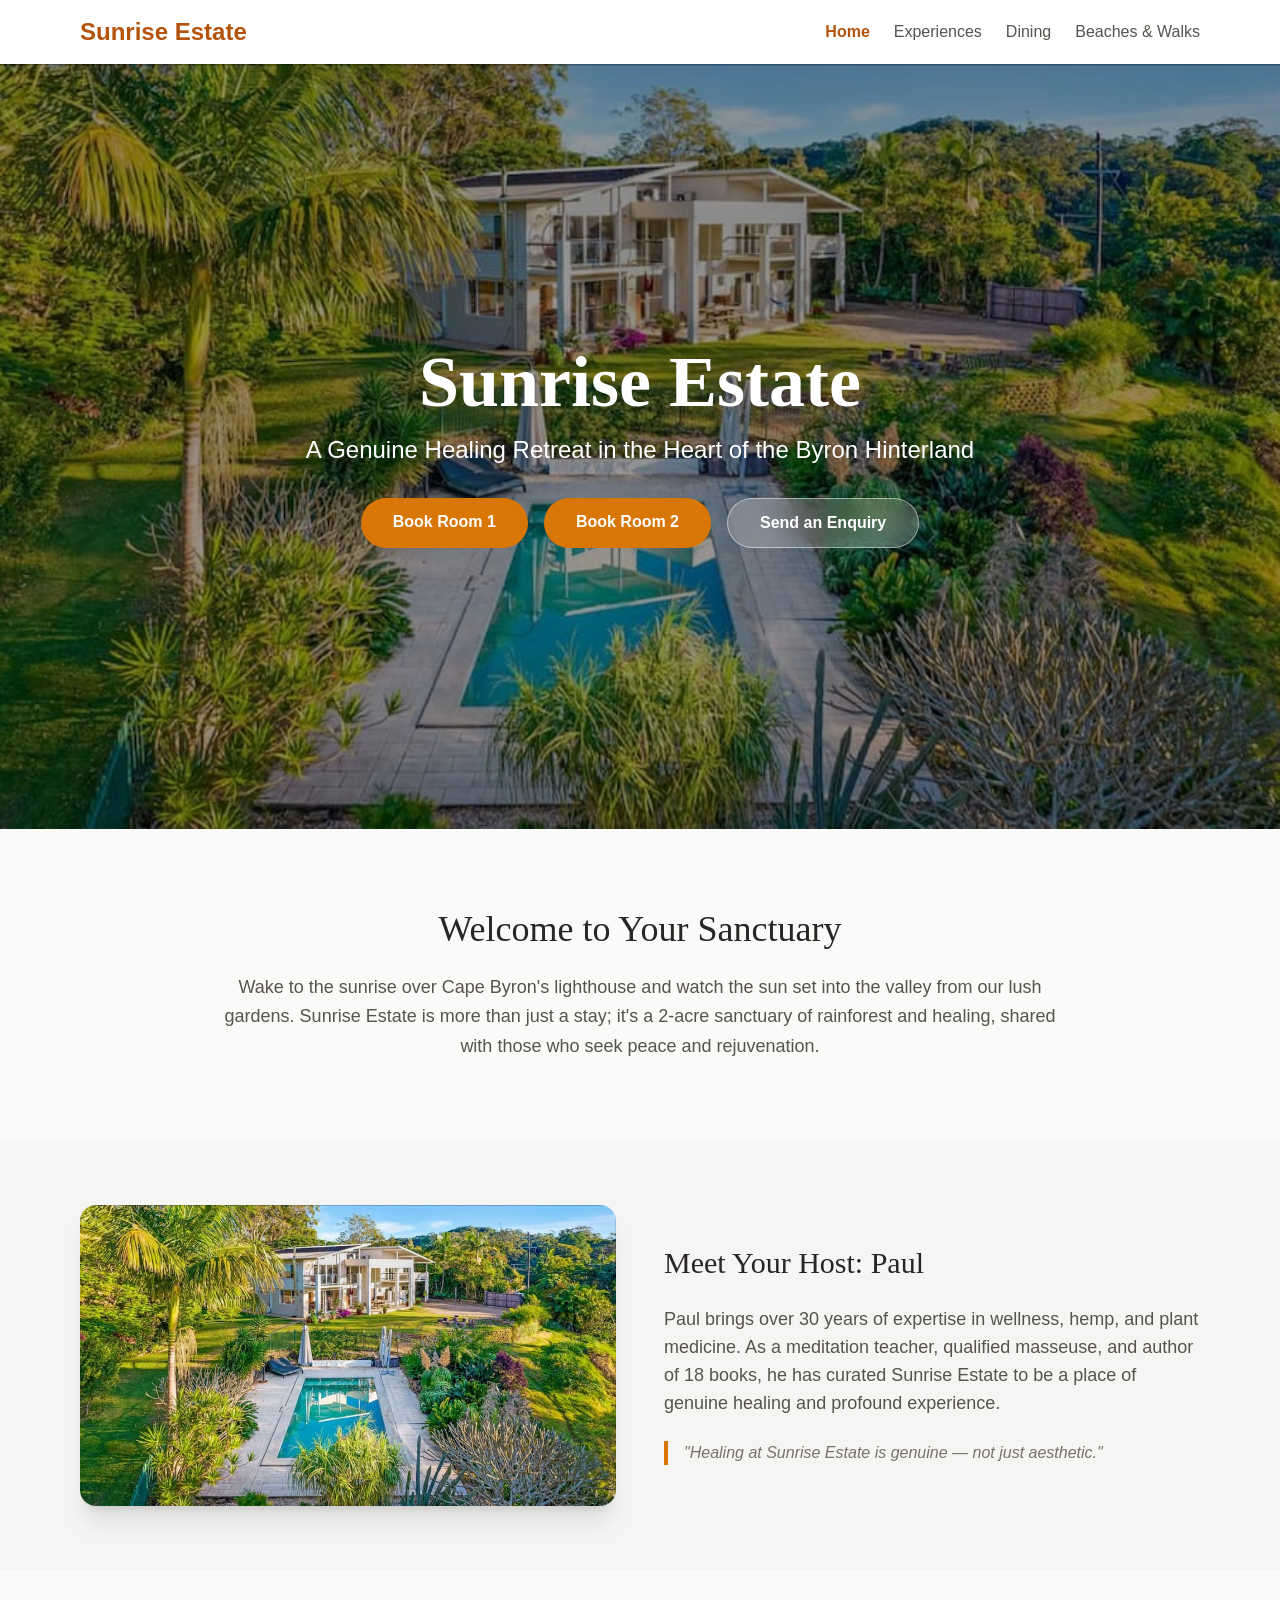
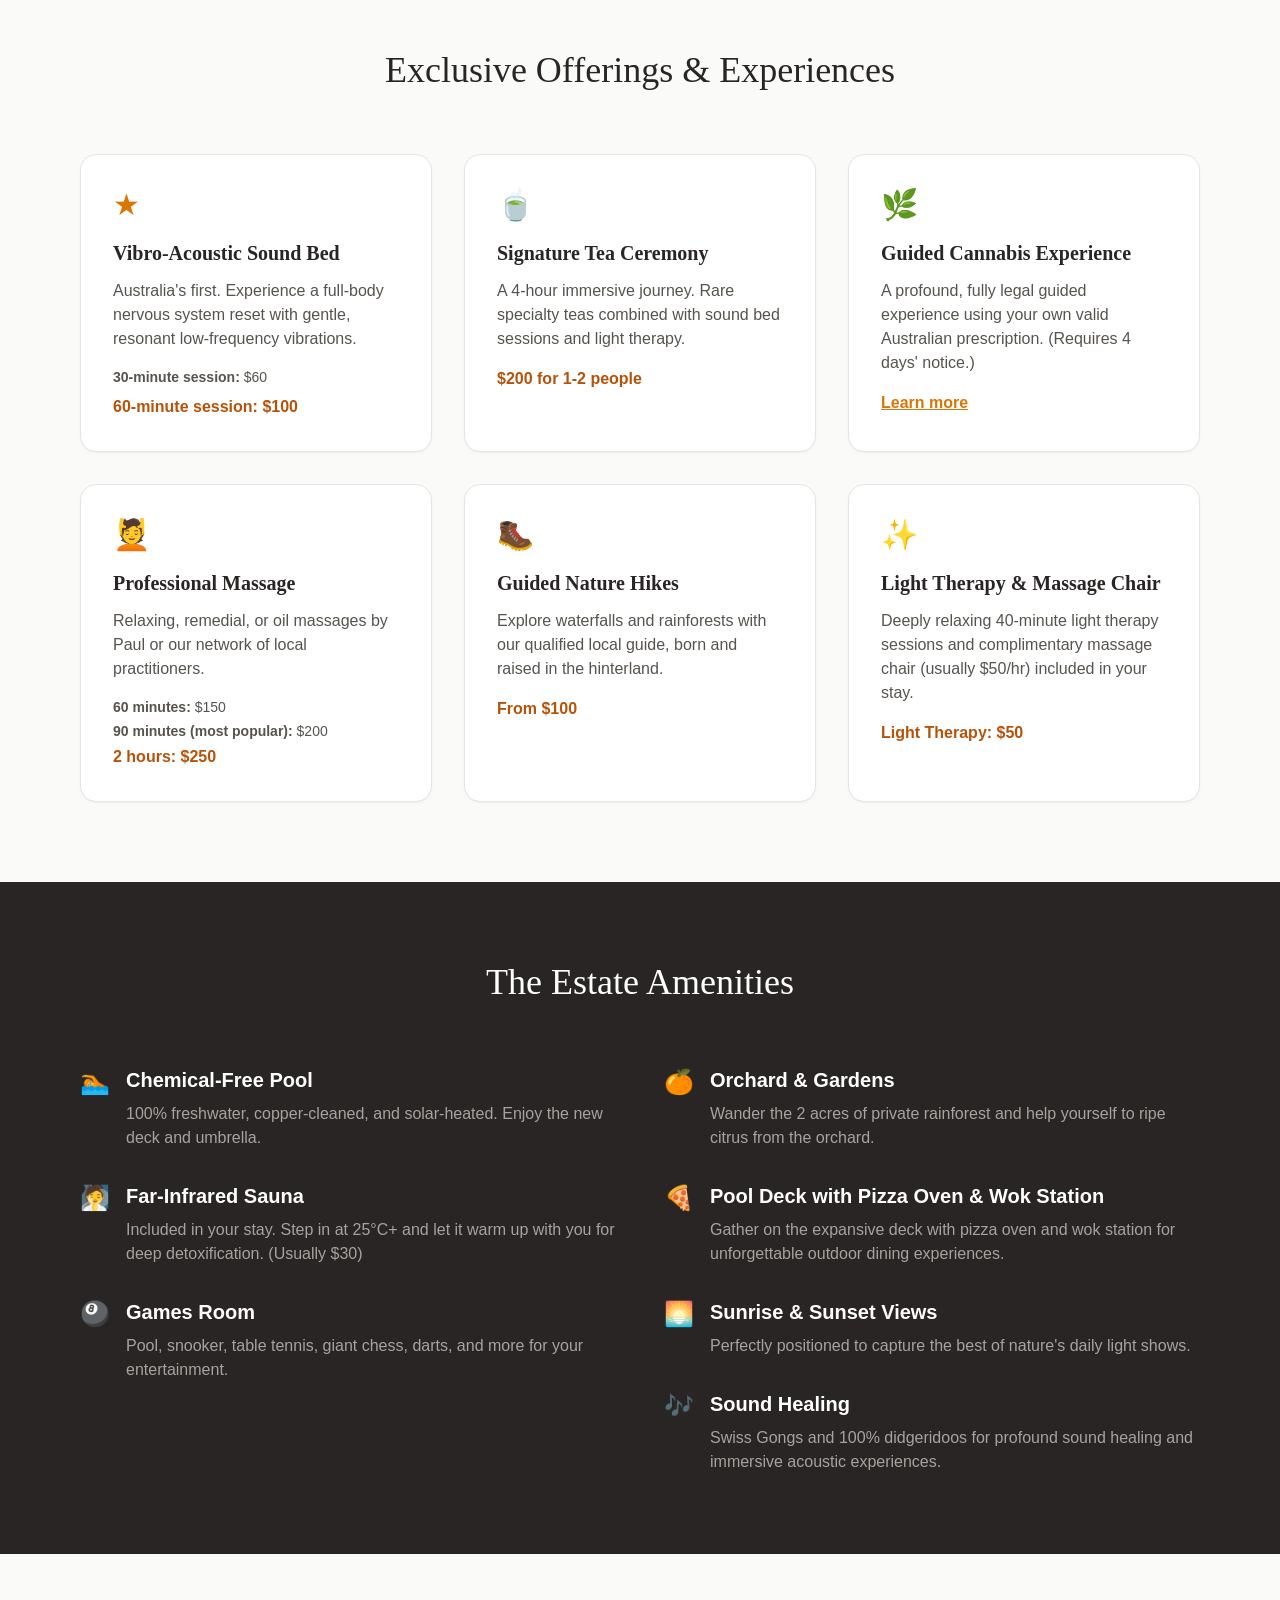
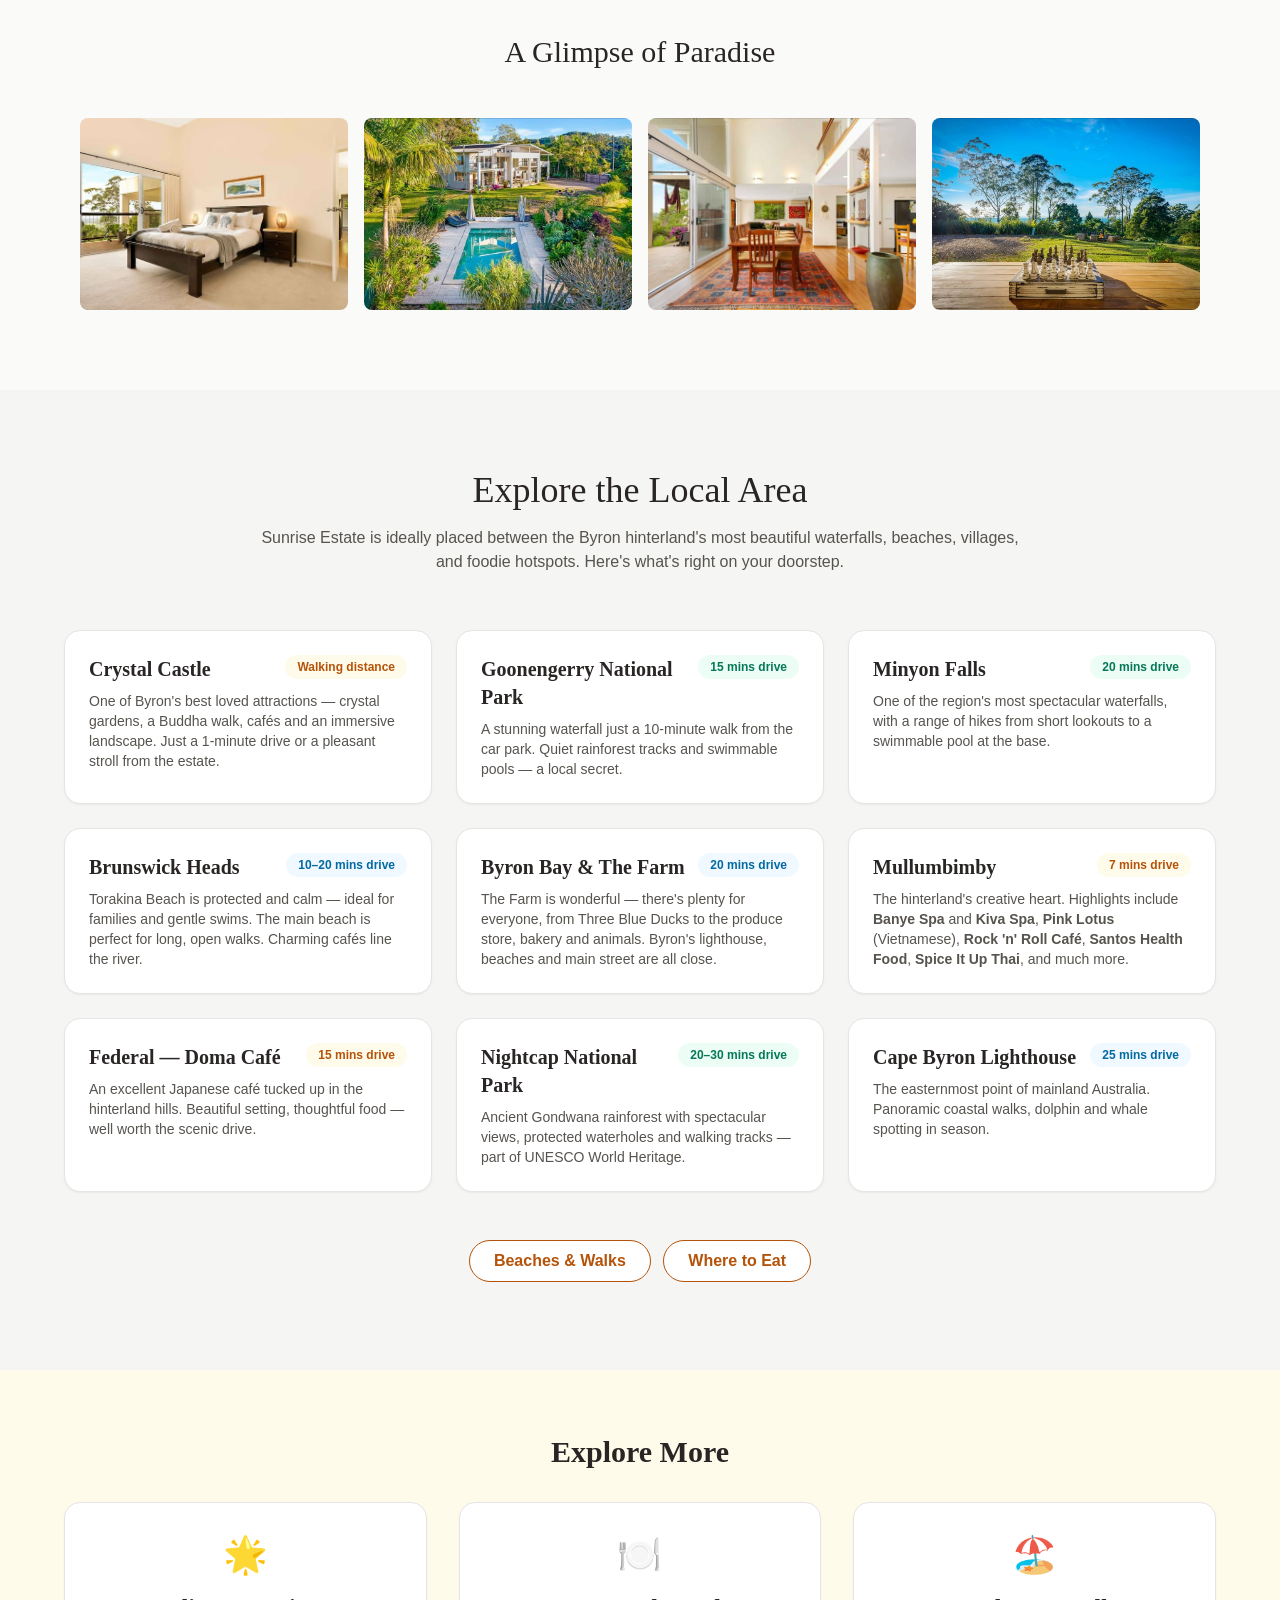
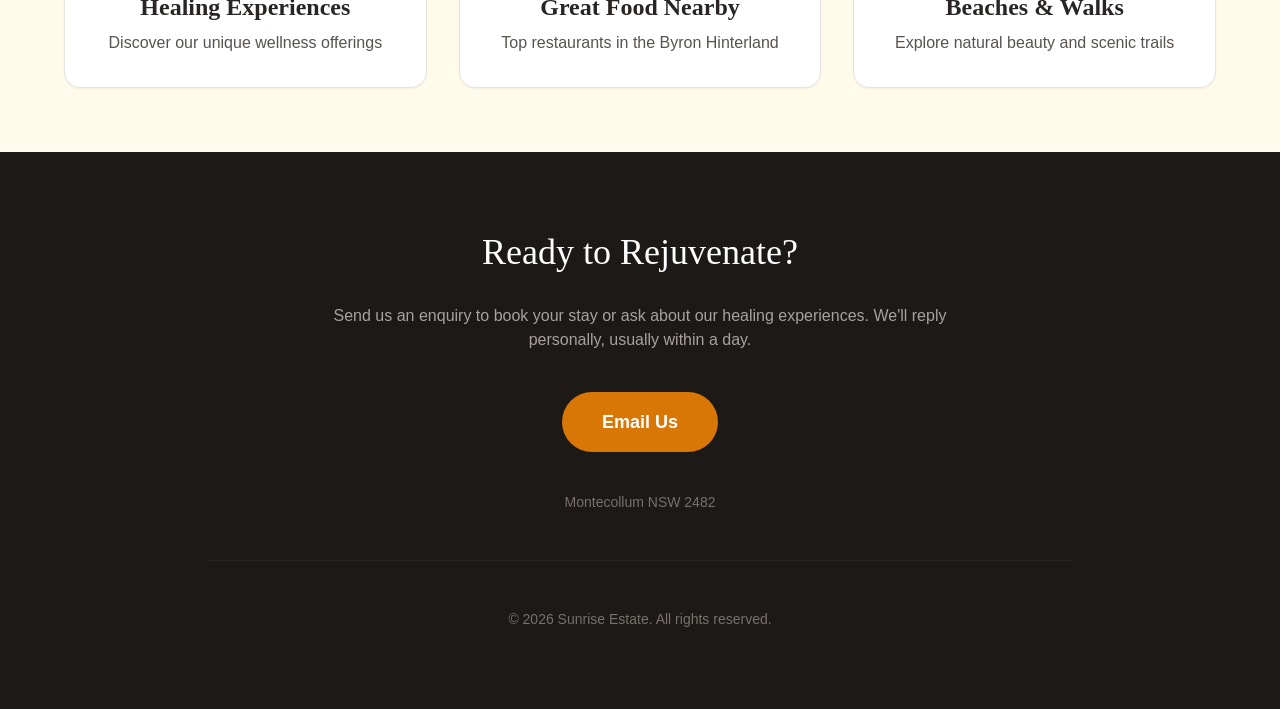
<file: index.html>
<!DOCTYPE html>
<html lang="en">
<head>
    <meta charset="UTF-8">
    <meta name="viewport" content="width=device-width, initial-scale=1.0">
    <title>Sunrise Estate | Healing Retreat Byron Bay</title>
    <meta name="description" content="Sunrise Estate is a 2-acre healing retreat in the Byron Hinterland. Chemical-free pool, vibro-acoustic sound bed, sauna, guided cannabis experiences, tea ceremony, massage, and more — just minutes from Crystal Castle, Mullumbimby and Byron Bay.">
    <meta name="robots" content="index, follow">
    <link rel="canonical" href="https://paulhemp.github.io/SunriseEstate/">
    <!-- Security headers (meta-tag equivalents) -->
    <meta http-equiv="Content-Security-Policy" content="default-src 'self'; script-src 'self' 'unsafe-inline'; style-src 'self' 'unsafe-inline' https://fonts.googleapis.com; font-src 'self' https://fonts.gstatic.com; img-src 'self' data: https:; connect-src 'self'; base-uri 'self'; form-action 'self'; object-src 'none'; frame-src 'none';">
    <meta http-equiv="X-Content-Type-Options" content="nosniff">
    <meta name="referrer" content="strict-origin-when-cross-origin">
    <meta name="theme-color" content="#d97706">
    <!-- Favicon -->
    <link rel="icon" type="image/svg+xml" href="favicon.svg">
    <link rel="apple-touch-icon" href="favicon.svg">
    <!-- Open Graph -->
    <meta property="og:type" content="website">
    <meta property="og:title" content="Sunrise Estate | Healing Retreat Byron Bay">
    <meta property="og:description" content="A 2-acre healing sanctuary in the Byron Hinterland. Sound bed, tea ceremony, pool, sauna, guided experiences.">
    <meta property="og:url" content="https://paulhemp.github.io/SunriseEstate/">
    <meta property="og:image" content="https://paulhemp.github.io/SunriseEstate/assets/hero_pool_house.webp">
    <meta property="og:image:alt" content="Sunrise Estate pool house at dusk">
    <meta property="og:site_name" content="Sunrise Estate">
    <meta property="og:locale" content="en_AU">
    <meta name="twitter:card" content="summary_large_image">
    <!-- JSON-LD structured data for rich search results -->
    <script type="application/ld+json">
    {
      "@context": "https://schema.org",
      "@type": "LodgingBusiness",
      "name": "Sunrise Estate",
      "description": "A 2-acre healing retreat in the Byron Hinterland offering a chemical-free pool, vibro-acoustic sound bed, sauna, tea ceremony, guided experiences, professional massage and guided nature hikes.",
      "url": "https://paulhemp.github.io/SunriseEstate/",
      "image": "https://paulhemp.github.io/SunriseEstate/assets/hero_pool_house.webp",
      "address": {
        "@type": "PostalAddress",
        "addressLocality": "Montecollum",
        "addressRegion": "NSW",
        "postalCode": "2482",
        "addressCountry": "AU"
      },
      "priceRange": "$$",
      "amenityFeature": [
        { "@type": "LocationFeatureSpecification", "name": "Chemical-free pool", "value": true },
        { "@type": "LocationFeatureSpecification", "name": "Far-infrared sauna", "value": true },
        { "@type": "LocationFeatureSpecification", "name": "Vibro-acoustic sound bed", "value": true },
        { "@type": "LocationFeatureSpecification", "name": "Rainforest garden", "value": true },
        { "@type": "LocationFeatureSpecification", "name": "Outdoor pizza oven", "value": true },
        { "@type": "LocationFeatureSpecification", "name": "Games room", "value": true }
      ],
      "makesOffer": [
        { "@type": "Offer", "name": "Vibro-Acoustic Sound Bed — 60 minutes", "price": "100", "priceCurrency": "AUD" },
        { "@type": "Offer", "name": "Signature Tea Ceremony", "price": "200", "priceCurrency": "AUD" },
        { "@type": "Offer", "name": "Professional Massage — 90 minutes", "price": "200", "priceCurrency": "AUD" },
        { "@type": "Offer", "name": "Guided Nature Hike", "price": "100", "priceCurrency": "AUD" }
      ]
    }
    </script>
    <link rel="preconnect" href="https://fonts.googleapis.com">
    <link rel="preconnect" href="https://fonts.gstatic.com" crossorigin>
    <link href="https://fonts.googleapis.com/css2?family=Playfair+Display:wght@400;700&family=Inter:wght@300;400;600&display=swap" rel="stylesheet">
    <link rel="stylesheet" href="styles.css">
</head>
<body class="bg-stone-50 text-stone-800">

    <!-- Navigation -->
    <nav class="bg-white shadow-sm sticky top-0 z-50">
        <div class="max-w-6xl mx-auto px-4 py-4 flex justify-between items-center">
            <a href="index.html" class="text-2xl font-bold text-amber-700">Sunrise Estate</a>
            <div class="flex gap-6 text-sm md:text-base">
                <a href="index.html" class="text-amber-700 font-semibold">Home</a>
                <a href="experiences.html" class="text-stone-600 hover:text-amber-700 transition">Experiences</a>
                <a href="dining.html" class="text-stone-600 hover:text-amber-700 transition">Dining</a>
                <a href="beaches_walks.html" class="text-stone-600 hover:text-amber-700 transition">Beaches &amp; Walks</a>
            </div>
        </div>
    </nav>

    <!-- Hero Section -->
    <header class="relative min-h-[85vh] py-24 flex items-center justify-center text-center text-white hero-bg">
        <div class="px-4 w-full">
            <h1 class="text-5xl md:text-7xl font-bold mb-4">Sunrise Estate</h1>
            <p class="text-xl md:text-2xl font-light mb-8 max-w-2xl mx-auto">A Genuine Healing Retreat in the Heart of the Byron Hinterland</p>
            <div class="flex flex-col md:flex-row gap-4 justify-center">
                <a href="https://www.airbnb.com.au/rooms/7213250" target="_blank" rel="noopener noreferrer" class="bg-amber-600 hover:bg-amber-700 text-white px-8 py-3 rounded-full transition duration-300 font-semibold">Book Room 1</a>
                <a href="https://www.airbnb.com.au/rooms/1633941982472263053?guests=1&amp;adults=1&amp;s=67&amp;unique_share_id=f0807a52-c36e-4bc8-a0e3-f8e3f87adf59" target="_blank" rel="noopener noreferrer" class="bg-amber-600 hover:bg-amber-700 text-white px-8 py-3 rounded-full transition duration-300 font-semibold">Book Room 2</a>
                <a href="#" class="email-btn bg-white/20 hover:bg-white/30 backdrop-blur-md text-white border border-white/50 px-8 py-3 rounded-full transition duration-300 font-semibold" data-u="paulbenhaim" data-d="gmail.com" data-s="Sunrise Estate Enquiry">Send an Enquiry</a>
            </div>
        </div>
    </header>

    <!-- Introduction -->
    <section class="py-20 px-4 max-w-4xl mx-auto text-center">
        <h2 class="text-3xl md:text-4xl mb-6">Welcome to Your Sanctuary</h2>
        <p class="text-lg leading-relaxed text-stone-600">
            Wake to the sunrise over Cape Byron's lighthouse and watch the sun set into the valley from our lush gardens.
            Sunrise Estate is more than just a stay; it's a 2-acre sanctuary of rainforest and healing,
            shared with those who seek peace and rejuvenation.
        </p>
    </section>

    <!-- Meet Your Host -->
    <section class="py-16 bg-stone-100">
        <div class="max-w-6xl mx-auto px-4 flex flex-col md:flex-row items-center gap-12">
            <div class="md:w-1/2">
                <img src="assets/bedroom_view.webp" alt="Sunrise Estate Interior" class="rounded-2xl shadow-xl" loading="lazy">
            </div>
            <div class="md:w-1/2">
                <h2 class="text-3xl mb-6">Meet Your Host: Paul</h2>
                <p class="text-lg text-stone-600 mb-6">
                    Paul brings over 30 years of expertise in wellness, hemp, and plant medicine.
                    As a meditation teacher, qualified masseuse, and author of 18 books,
                    he has curated Sunrise Estate to be a place of genuine healing and profound experience.
                </p>
                <blockquote class="border-l-4 border-amber-600 pl-4 italic text-stone-500">
                    "Healing at Sunrise Estate is genuine — not just aesthetic."
                </blockquote>
            </div>
        </div>
    </section>

    <!-- Exclusive Offerings -->
    <section class="py-20 px-4 max-w-6xl mx-auto">
        <h2 class="text-4xl text-center mb-16">Exclusive Offerings &amp; Experiences</h2>
        <div class="grid grid-cols-1 md:grid-cols-2 lg:grid-cols-3 gap-8">

            <!-- Sound Bed -->
            <div class="bg-white p-8 rounded-2xl shadow-sm border border-stone-200 hover:shadow-md transition">
                <div class="text-amber-600 text-3xl mb-4">★</div>
                <h3 class="text-xl font-bold mb-3">Vibro-Acoustic Sound Bed</h3>
                <p class="text-stone-600 mb-4">Australia's first. Experience a full-body nervous system reset with gentle, resonant low-frequency vibrations.</p>
                <p class="text-stone-600 text-sm mb-2"><strong>30-minute session:</strong> $60</p>
                <p class="font-semibold text-amber-700"><strong>60-minute session:</strong> $100</p>
            </div>

            <!-- Tea Ceremony -->
            <div class="bg-white p-8 rounded-2xl shadow-sm border border-stone-200 hover:shadow-md transition">
                <div class="text-amber-600 text-3xl mb-4">🍵</div>
                <h3 class="text-xl font-bold mb-3">Signature Tea Ceremony</h3>
                <p class="text-stone-600 mb-4">A 4-hour immersive journey. Rare specialty teas combined with sound bed sessions and light therapy.</p>
                <p class="font-semibold text-amber-700">$200 for 1-2 people</p>
            </div>

            <!-- Cannabis Experience -->
            <div class="bg-white p-8 rounded-2xl shadow-sm border border-stone-200 hover:shadow-md transition">
                <div class="text-amber-600 text-3xl mb-4">🌿</div>
                <h3 class="text-xl font-bold mb-3">Guided Cannabis Experience</h3>
                <p class="text-stone-600 mb-4">A profound, fully legal guided experience using your own valid Australian prescription. (Requires 4 days' notice.)</p>
                <p class="font-semibold text-amber-700"><a href="https://www.cannabispsychedelics.com.au" target="_blank" rel="noopener noreferrer" class="text-amber-600 hover:text-amber-700 underline">Learn more</a></p>
            </div>

            <!-- Massage -->
            <div class="bg-white p-8 rounded-2xl shadow-sm border border-stone-200 hover:shadow-md transition">
                <div class="text-amber-600 text-3xl mb-4">💆</div>
                <h3 class="text-xl font-bold mb-3">Professional Massage</h3>
                <p class="text-stone-600 mb-4">Relaxing, remedial, or oil massages by Paul or our network of local practitioners.</p>
                <p class="text-stone-600 text-sm mb-1"><strong>60 minutes:</strong> $150</p>
                <p class="text-stone-600 text-sm mb-1"><strong>90 minutes (most popular):</strong> $200</p>
                <p class="font-semibold text-amber-700"><strong>2 hours:</strong> $250</p>
            </div>

            <!-- Nature Hikes -->
            <div class="bg-white p-8 rounded-2xl shadow-sm border border-stone-200 hover:shadow-md transition">
                <div class="text-amber-600 text-3xl mb-4">🥾</div>
                <h3 class="text-xl font-bold mb-3">Guided Nature Hikes</h3>
                <p class="text-stone-600 mb-4">Explore waterfalls and rainforests with our qualified local guide, born and raised in the hinterland.</p>
                <p class="font-semibold text-amber-700">From $100</p>
            </div>

            <!-- Light Therapy -->
            <div class="bg-white p-8 rounded-2xl shadow-sm border border-stone-200 hover:shadow-md transition">
                <div class="text-amber-600 text-3xl mb-4">✨</div>
                <h3 class="text-xl font-bold mb-3">Light Therapy &amp; Massage Chair</h3>
                <p class="text-stone-600 mb-4">Deeply relaxing 40-minute light therapy sessions and complimentary massage chair (usually $50/hr) included in your stay.</p>
                <p class="font-semibold text-amber-700">Light Therapy: $50</p>
            </div>

        </div>
    </section>

    <!-- The Estate Amenities -->
    <section class="py-20 bg-stone-800 text-white">
        <div class="max-w-6xl mx-auto px-4">
            <h2 class="text-4xl text-center mb-16">The Estate Amenities</h2>
            <div class="grid grid-cols-1 md:grid-cols-2 gap-12">
                <div class="space-y-8">
                    <div class="flex gap-4">
                        <div class="text-amber-400 text-2xl">🏊</div>
                        <div>
                            <h4 class="text-xl font-bold mb-2">Chemical-Free Pool</h4>
                            <p class="text-stone-400">100% freshwater, copper-cleaned, and solar-heated. Enjoy the new deck and umbrella.</p>
                        </div>
                    </div>
                    <div class="flex gap-4">
                        <div class="text-amber-400 text-2xl">🧖</div>
                        <div>
                            <h4 class="text-xl font-bold mb-2">Far-Infrared Sauna</h4>
                            <p class="text-stone-400">Included in your stay. Step in at 25°C+ and let it warm up with you for deep detoxification. (Usually $30)</p>
                        </div>
                    </div>
                    <div class="flex gap-4">
                        <div class="text-amber-400 text-2xl">🎱</div>
                        <div>
                            <h4 class="text-xl font-bold mb-2">Games Room</h4>
                            <p class="text-stone-400">Pool, snooker, table tennis, giant chess, darts, and more for your entertainment.</p>
                        </div>
                    </div>
                </div>
                <div class="space-y-8">
                    <div class="flex gap-4">
                        <div class="text-amber-400 text-2xl">🍊</div>
                        <div>
                            <h4 class="text-xl font-bold mb-2">Orchard &amp; Gardens</h4>
                            <p class="text-stone-400">Wander the 2 acres of private rainforest and help yourself to ripe citrus from the orchard.</p>
                        </div>
                    </div>
                    <div class="flex gap-4">
                        <div class="text-amber-400 text-2xl">🍕</div>
                        <div>
                            <h4 class="text-xl font-bold mb-2">Pool Deck with Pizza Oven &amp; Wok Station</h4>
                            <p class="text-stone-400">Gather on the expansive deck with pizza oven and wok station for unforgettable outdoor dining experiences.</p>
                        </div>
                    </div>
                    <div class="flex gap-4">
                        <div class="text-amber-400 text-2xl">🌅</div>
                        <div>
                            <h4 class="text-xl font-bold mb-2">Sunrise &amp; Sunset Views</h4>
                            <p class="text-stone-400">Perfectly positioned to capture the best of nature's daily light shows.</p>
                        </div>
                    </div>
                    <div class="flex gap-4">
                        <div class="text-amber-400 text-2xl">🎶</div>
                        <div>
                            <h4 class="text-xl font-bold mb-2">Sound Healing</h4>
                            <p class="text-stone-400">Swiss Gongs and 100% didgeridoos for profound sound healing and immersive acoustic experiences.</p>
                        </div>
                    </div>
                </div>
            </div>
        </div>
    </section>

    <!-- Gallery Preview -->
    <section class="py-20 px-4 max-w-6xl mx-auto">
        <h2 class="text-3xl text-center mb-12">A Glimpse of Paradise</h2>
        <div class="grid grid-cols-2 md:grid-cols-4 gap-4">
            <img src="assets/aerial_view.webp" alt="Aerial view of Sunrise Estate" class="rounded-lg h-48 w-full object-cover" loading="lazy">
            <img src="assets/dining_living_space.webp" alt="Indoor dining and living space" class="rounded-lg h-48 w-full object-cover" loading="lazy">
            <img src="assets/sunrise_sunset_view.webp" alt="Sunset over the valley" class="rounded-lg h-48 w-full object-cover" loading="lazy">
            <img src="assets/chess_view.webp" alt="Giant outdoor chess set" class="rounded-lg h-48 w-full object-cover" loading="lazy">
        </div>
    </section>

    <!-- Explore the Local Area -->
    <section class="py-20 px-4 bg-stone-100">
        <div class="max-w-6xl mx-auto">
            <h2 class="text-4xl text-center mb-4">Explore the Local Area</h2>
            <p class="text-center text-stone-600 max-w-3xl mx-auto mb-14">Sunrise Estate is ideally placed between the Byron hinterland's most beautiful waterfalls, beaches, villages, and foodie hotspots. Here's what's right on your doorstep.</p>

            <div class="grid grid-cols-1 md:grid-cols-2 lg:grid-cols-3 gap-6">

                <!-- Crystal Castle -->
                <div class="bg-white p-6 rounded-2xl shadow-sm border border-stone-200 hover:shadow-md transition">
                    <div class="flex items-start justify-between mb-2">
                        <h3 class="text-xl font-bold">Crystal Castle</h3>
                        <span class="text-xs font-semibold text-amber-700 bg-amber-50 px-3 py-1 rounded-full whitespace-nowrap">Walking distance</span>
                    </div>
                    <p class="text-stone-600 text-sm">One of Byron's best loved attractions — crystal gardens, a Buddha walk, cafés and an immersive landscape. Just a 1-minute drive or a pleasant stroll from the estate.</p>
                </div>

                <!-- Goonengerry -->
                <div class="bg-white p-6 rounded-2xl shadow-sm border border-stone-200 hover:shadow-md transition">
                    <div class="flex items-start justify-between mb-2">
                        <h3 class="text-xl font-bold">Goonengerry National Park</h3>
                        <span class="text-xs font-semibold text-emerald-700 bg-emerald-50 px-3 py-1 rounded-full whitespace-nowrap">15 mins drive</span>
                    </div>
                    <p class="text-stone-600 text-sm">A stunning waterfall just a 10-minute walk from the car park. Quiet rainforest tracks and swimmable pools — a local secret.</p>
                </div>

                <!-- Minyon Falls -->
                <div class="bg-white p-6 rounded-2xl shadow-sm border border-stone-200 hover:shadow-md transition">
                    <div class="flex items-start justify-between mb-2">
                        <h3 class="text-xl font-bold">Minyon Falls</h3>
                        <span class="text-xs font-semibold text-emerald-700 bg-emerald-50 px-3 py-1 rounded-full whitespace-nowrap">20 mins drive</span>
                    </div>
                    <p class="text-stone-600 text-sm">One of the region's most spectacular waterfalls, with a range of hikes from short lookouts to a swimmable pool at the base.</p>
                </div>

                <!-- Brunswick Heads -->
                <div class="bg-white p-6 rounded-2xl shadow-sm border border-stone-200 hover:shadow-md transition">
                    <div class="flex items-start justify-between mb-2">
                        <h3 class="text-xl font-bold">Brunswick Heads</h3>
                        <span class="text-xs font-semibold text-sky-700 bg-sky-50 px-3 py-1 rounded-full whitespace-nowrap">10–20 mins drive</span>
                    </div>
                    <p class="text-stone-600 text-sm">Torakina Beach is protected and calm — ideal for families and gentle swims. The main beach is perfect for long, open walks. Charming cafés line the river.</p>
                </div>

                <!-- Byron Bay & The Farm -->
                <div class="bg-white p-6 rounded-2xl shadow-sm border border-stone-200 hover:shadow-md transition">
                    <div class="flex items-start justify-between mb-2">
                        <h3 class="text-xl font-bold">Byron Bay &amp; The Farm</h3>
                        <span class="text-xs font-semibold text-sky-700 bg-sky-50 px-3 py-1 rounded-full whitespace-nowrap">20 mins drive</span>
                    </div>
                    <p class="text-stone-600 text-sm">The Farm is wonderful — there's plenty for everyone, from Three Blue Ducks to the produce store, bakery and animals. Byron's lighthouse, beaches and main street are all close.</p>
                </div>

                <!-- Mullumbimby -->
                <div class="bg-white p-6 rounded-2xl shadow-sm border border-stone-200 hover:shadow-md transition">
                    <div class="flex items-start justify-between mb-2">
                        <h3 class="text-xl font-bold">Mullumbimby</h3>
                        <span class="text-xs font-semibold text-amber-700 bg-amber-50 px-3 py-1 rounded-full whitespace-nowrap">7 mins drive</span>
                    </div>
                    <p class="text-stone-600 text-sm">The hinterland's creative heart. Highlights include <strong>Banye Spa</strong> and <strong>Kiva Spa</strong>, <strong>Pink Lotus</strong> (Vietnamese), <strong>Rock 'n' Roll Café</strong>, <strong>Santos Health Food</strong>, <strong>Spice It Up Thai</strong>, and much more.</p>
                </div>

                <!-- Federal / Doma -->
                <div class="bg-white p-6 rounded-2xl shadow-sm border border-stone-200 hover:shadow-md transition">
                    <div class="flex items-start justify-between mb-2">
                        <h3 class="text-xl font-bold">Federal — Doma Café</h3>
                        <span class="text-xs font-semibold text-amber-700 bg-amber-50 px-3 py-1 rounded-full whitespace-nowrap">15 mins drive</span>
                    </div>
                    <p class="text-stone-600 text-sm">An excellent Japanese café tucked up in the hinterland hills. Beautiful setting, thoughtful food — well worth the scenic drive.</p>
                </div>

                <!-- Nightcap / Wollumbin -->
                <div class="bg-white p-6 rounded-2xl shadow-sm border border-stone-200 hover:shadow-md transition">
                    <div class="flex items-start justify-between mb-2">
                        <h3 class="text-xl font-bold">Nightcap National Park</h3>
                        <span class="text-xs font-semibold text-emerald-700 bg-emerald-50 px-3 py-1 rounded-full whitespace-nowrap">20–30 mins drive</span>
                    </div>
                    <p class="text-stone-600 text-sm">Ancient Gondwana rainforest with spectacular views, protected waterholes and walking tracks — part of UNESCO World Heritage.</p>
                </div>

                <!-- Cape Byron Lighthouse -->
                <div class="bg-white p-6 rounded-2xl shadow-sm border border-stone-200 hover:shadow-md transition">
                    <div class="flex items-start justify-between mb-2">
                        <h3 class="text-xl font-bold">Cape Byron Lighthouse</h3>
                        <span class="text-xs font-semibold text-sky-700 bg-sky-50 px-3 py-1 rounded-full whitespace-nowrap">25 mins drive</span>
                    </div>
                    <p class="text-stone-600 text-sm">The easternmost point of mainland Australia. Panoramic coastal walks, dolphin and whale spotting in season.</p>
                </div>

            </div>

            <div class="text-center mt-12">
                <a href="beaches_walks.html" class="inline-block bg-white text-amber-700 border border-amber-700 hover:bg-amber-700 hover:text-white px-6 py-2 rounded-full transition font-semibold mr-2 mb-2">Beaches &amp; Walks</a>
                <a href="dining.html" class="inline-block bg-white text-amber-700 border border-amber-700 hover:bg-amber-700 hover:text-white px-6 py-2 rounded-full transition font-semibold mb-2">Where to Eat</a>
            </div>
        </div>
    </section>

    <!-- Explore More -->
    <section class="py-16 px-4 bg-amber-50">
        <div class="max-w-6xl mx-auto text-center">
            <h2 class="text-3xl font-bold mb-8">Explore More</h2>
            <div class="grid grid-cols-1 md:grid-cols-3 gap-8">
                <a href="experiences.html" class="bg-white p-8 rounded-2xl shadow-sm hover:shadow-md transition border border-stone-200">
                    <div class="text-4xl mb-4">🌟</div>
                    <h3 class="text-2xl font-bold mb-2">Healing Experiences</h3>
                    <p class="text-stone-600">Discover our unique wellness offerings</p>
                </a>
                <a href="dining.html" class="bg-white p-8 rounded-2xl shadow-sm hover:shadow-md transition border border-stone-200">
                    <div class="text-4xl mb-4">🍽️</div>
                    <h3 class="text-2xl font-bold mb-2">Great Food Nearby</h3>
                    <p class="text-stone-600">Top restaurants in the Byron Hinterland</p>
                </a>
                <a href="beaches_walks.html" class="bg-white p-8 rounded-2xl shadow-sm hover:shadow-md transition border border-stone-200">
                    <div class="text-4xl mb-4">🏖️</div>
                    <h3 class="text-2xl font-bold mb-2">Beaches &amp; Walks</h3>
                    <p class="text-stone-600">Explore natural beauty and scenic trails</p>
                </a>
            </div>
        </div>
    </section>

    <!-- Footer / Contact -->
    <footer class="py-20 bg-stone-900 text-white text-center">
        <div class="max-w-4xl mx-auto px-4">
            <h2 class="text-4xl mb-8">Ready to Rejuvenate?</h2>
            <p class="text-stone-400 mb-10 max-w-2xl mx-auto">Send us an enquiry to book your stay or ask about our healing experiences. We'll reply personally, usually within a day.</p>
            <div class="flex justify-center mb-10">
                <a href="#" class="email-btn bg-amber-600 hover:bg-amber-700 text-white px-10 py-4 rounded-full transition duration-300 font-semibold text-lg" data-u="paulbenhaim" data-d="gmail.com" data-s="Sunrise Estate Enquiry">Email Us</a>
            </div>
            <p class="text-stone-500 text-sm">Montecollum NSW 2482</p>
            <div class="mt-12 pt-12 border-t border-stone-800">
                <p class="text-stone-500 text-sm">&copy; 2026 Sunrise Estate. All rights reserved.</p>
            </div>
        </div>
    </footer>

    <!-- Sticky mobile email button (hidden on desktop where header/footer buttons are visible) -->
    <a href="#" class="email-btn md:hidden fixed bottom-5 right-5 z-50 bg-amber-600 hover:bg-amber-700 active:bg-amber-800 text-white shadow-xl rounded-full flex items-center justify-center transition" style="width:56px;height:56px" data-u="paulbenhaim" data-d="gmail.com" data-s="Sunrise Estate Enquiry" aria-label="Email Sunrise Estate">
        <svg xmlns="http://www.w3.org/2000/svg" fill="none" viewBox="0 0 24 24" stroke-width="2" stroke="currentColor" class="w-6 h-6" aria-hidden="true">
            <path stroke-linecap="round" stroke-linejoin="round" d="M21.75 6.75v10.5a2.25 2.25 0 01-2.25 2.25h-15a2.25 2.25 0 01-2.25-2.25V6.75m19.5 0A2.25 2.25 0 0019.5 4.5h-15a2.25 2.25 0 00-2.25 2.25m19.5 0v.243a2.25 2.25 0 01-1.07 1.916l-7.5 4.615a2.25 2.25 0 01-2.36 0L3.32 8.91a2.25 2.25 0 01-1.07-1.916V6.75"/>
        </svg>
    </a>

    <!-- Obfuscated mailto builder — external file keeps the email address out of plain page source -->
    <script src="assets/contact.js" defer></script>

</body>
</html>
</file>
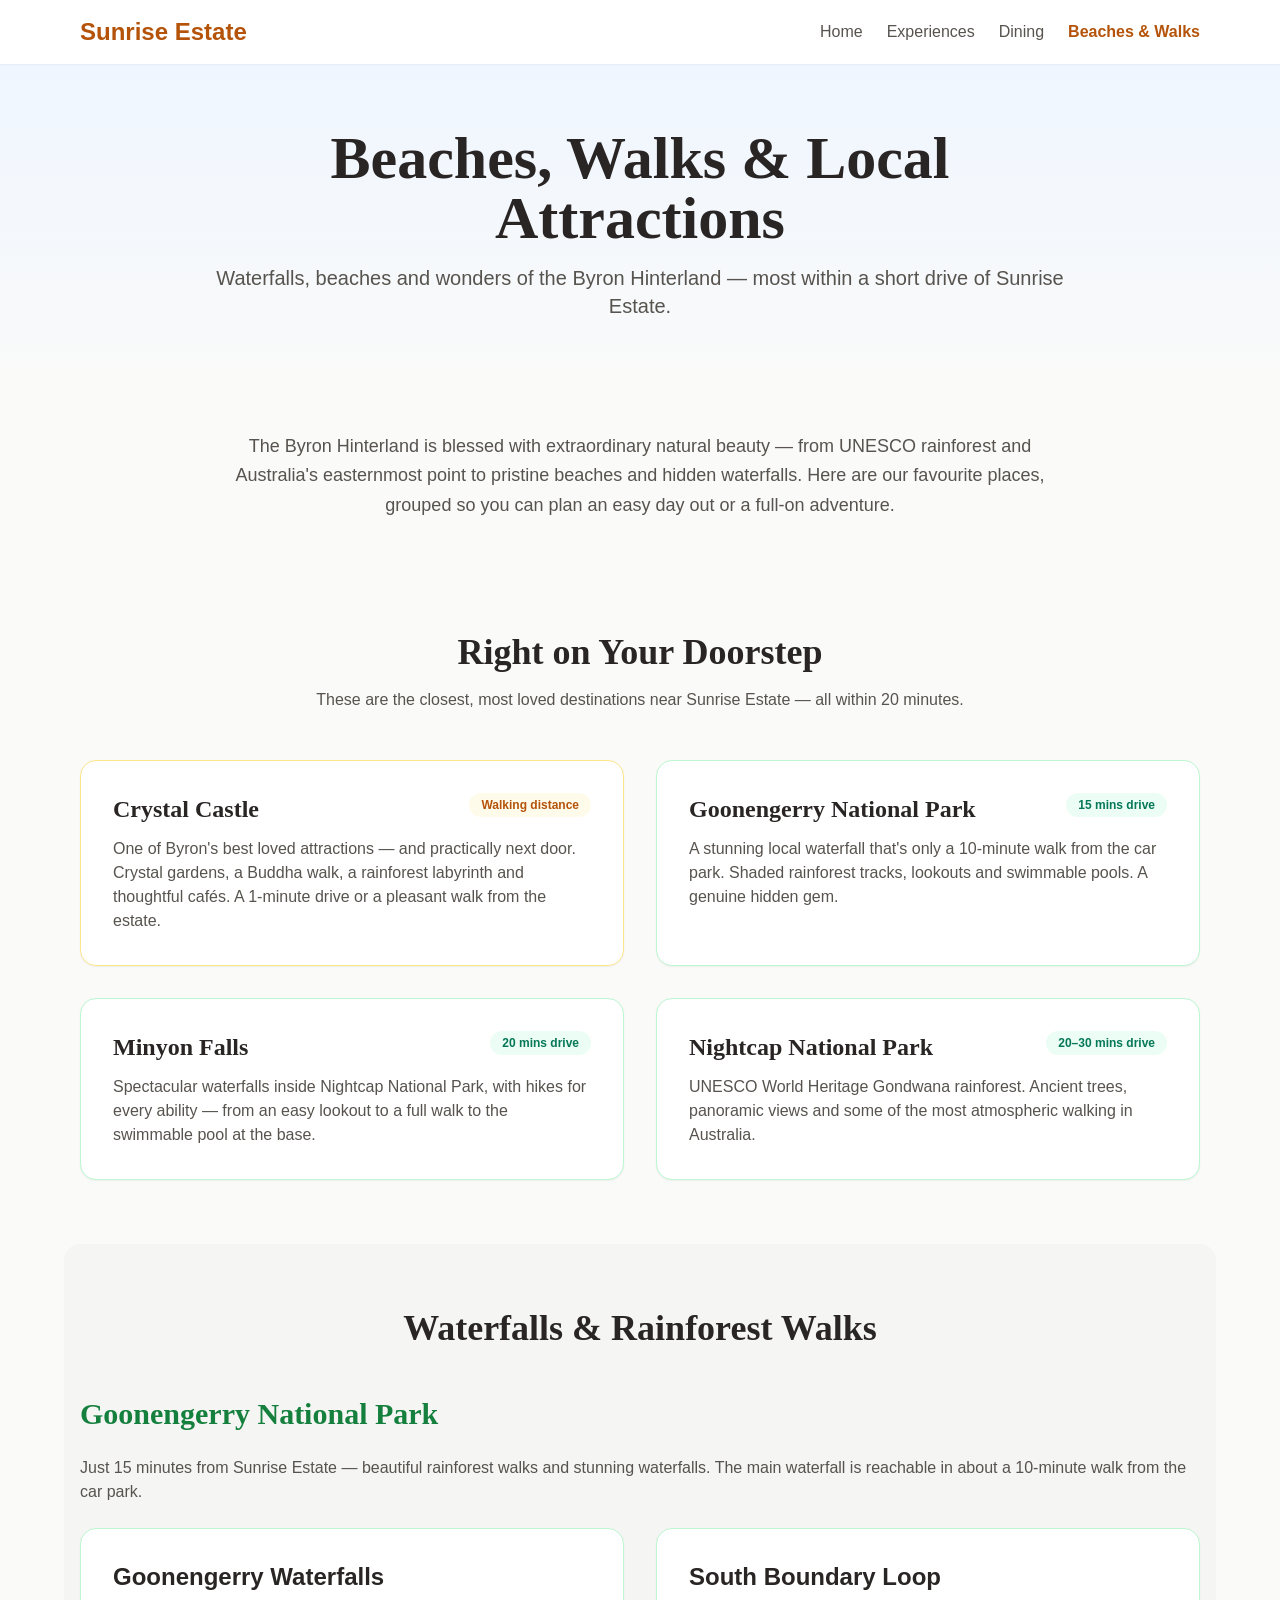
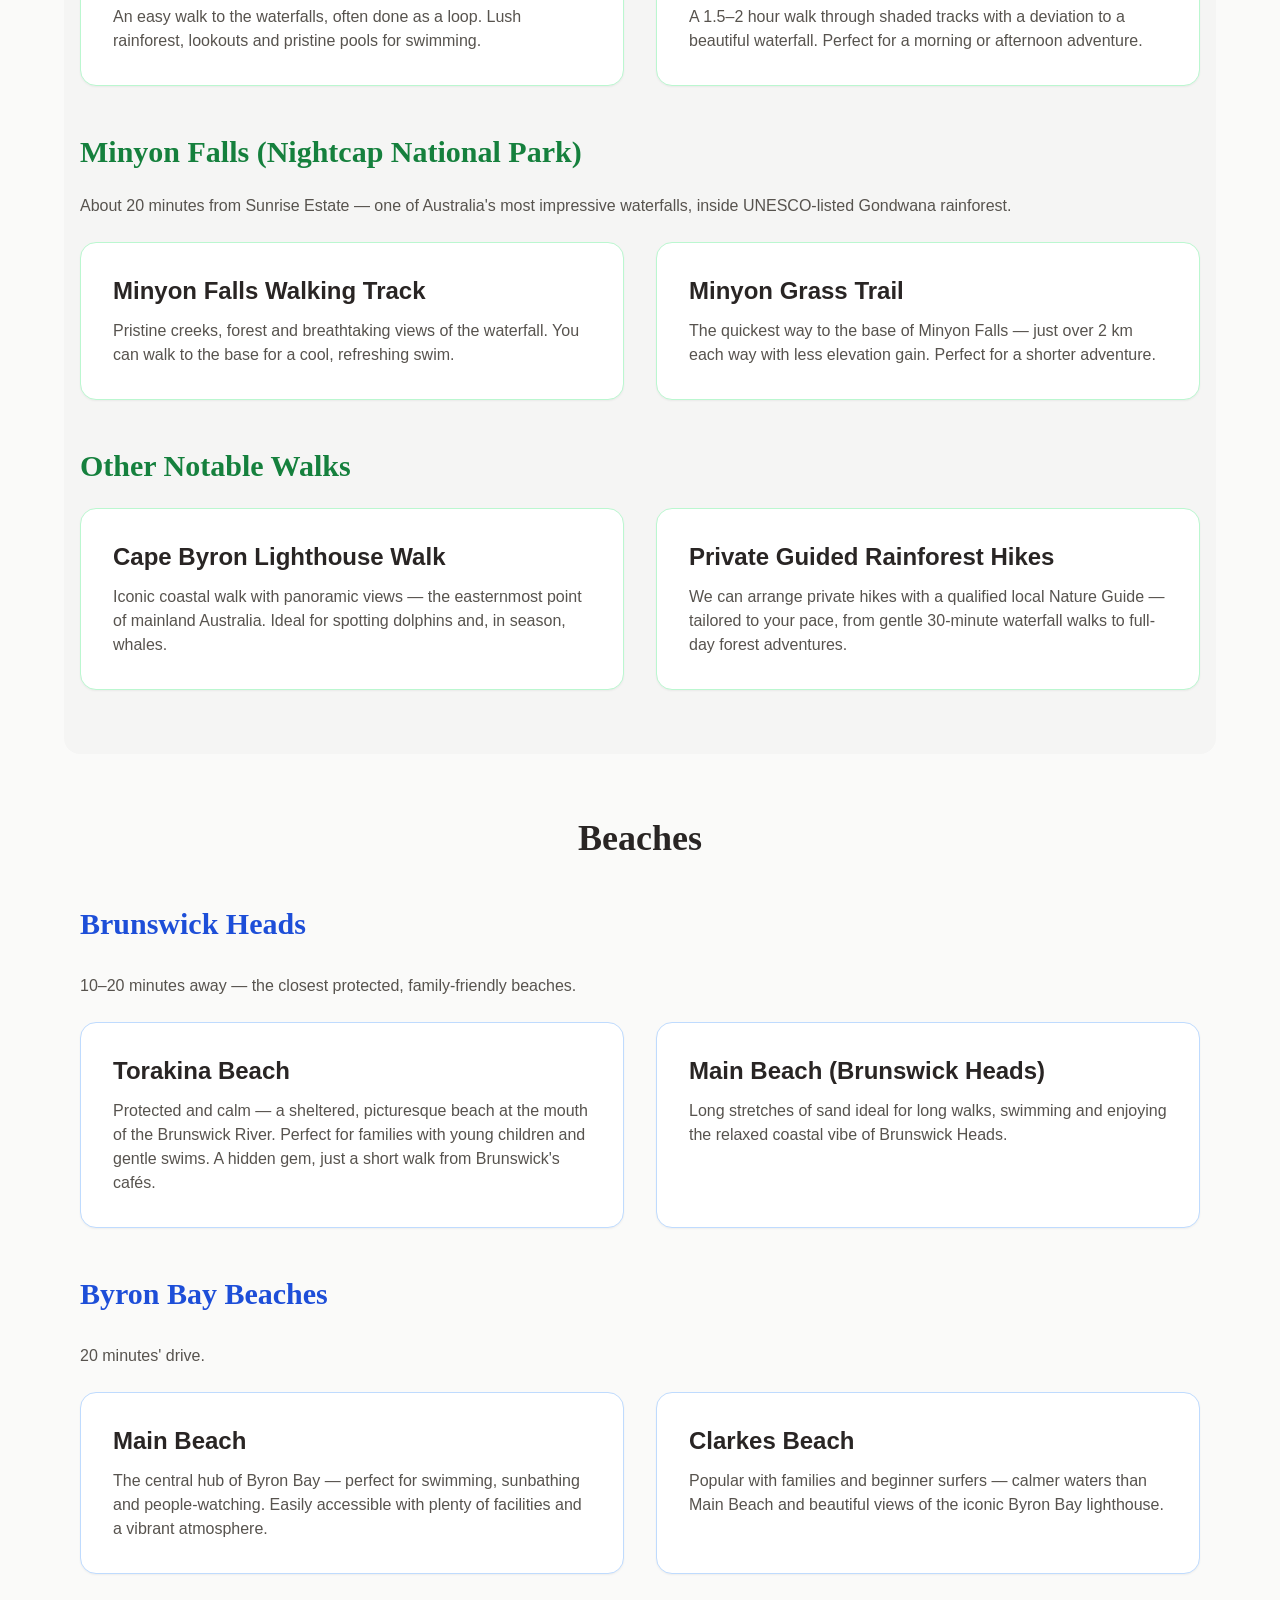
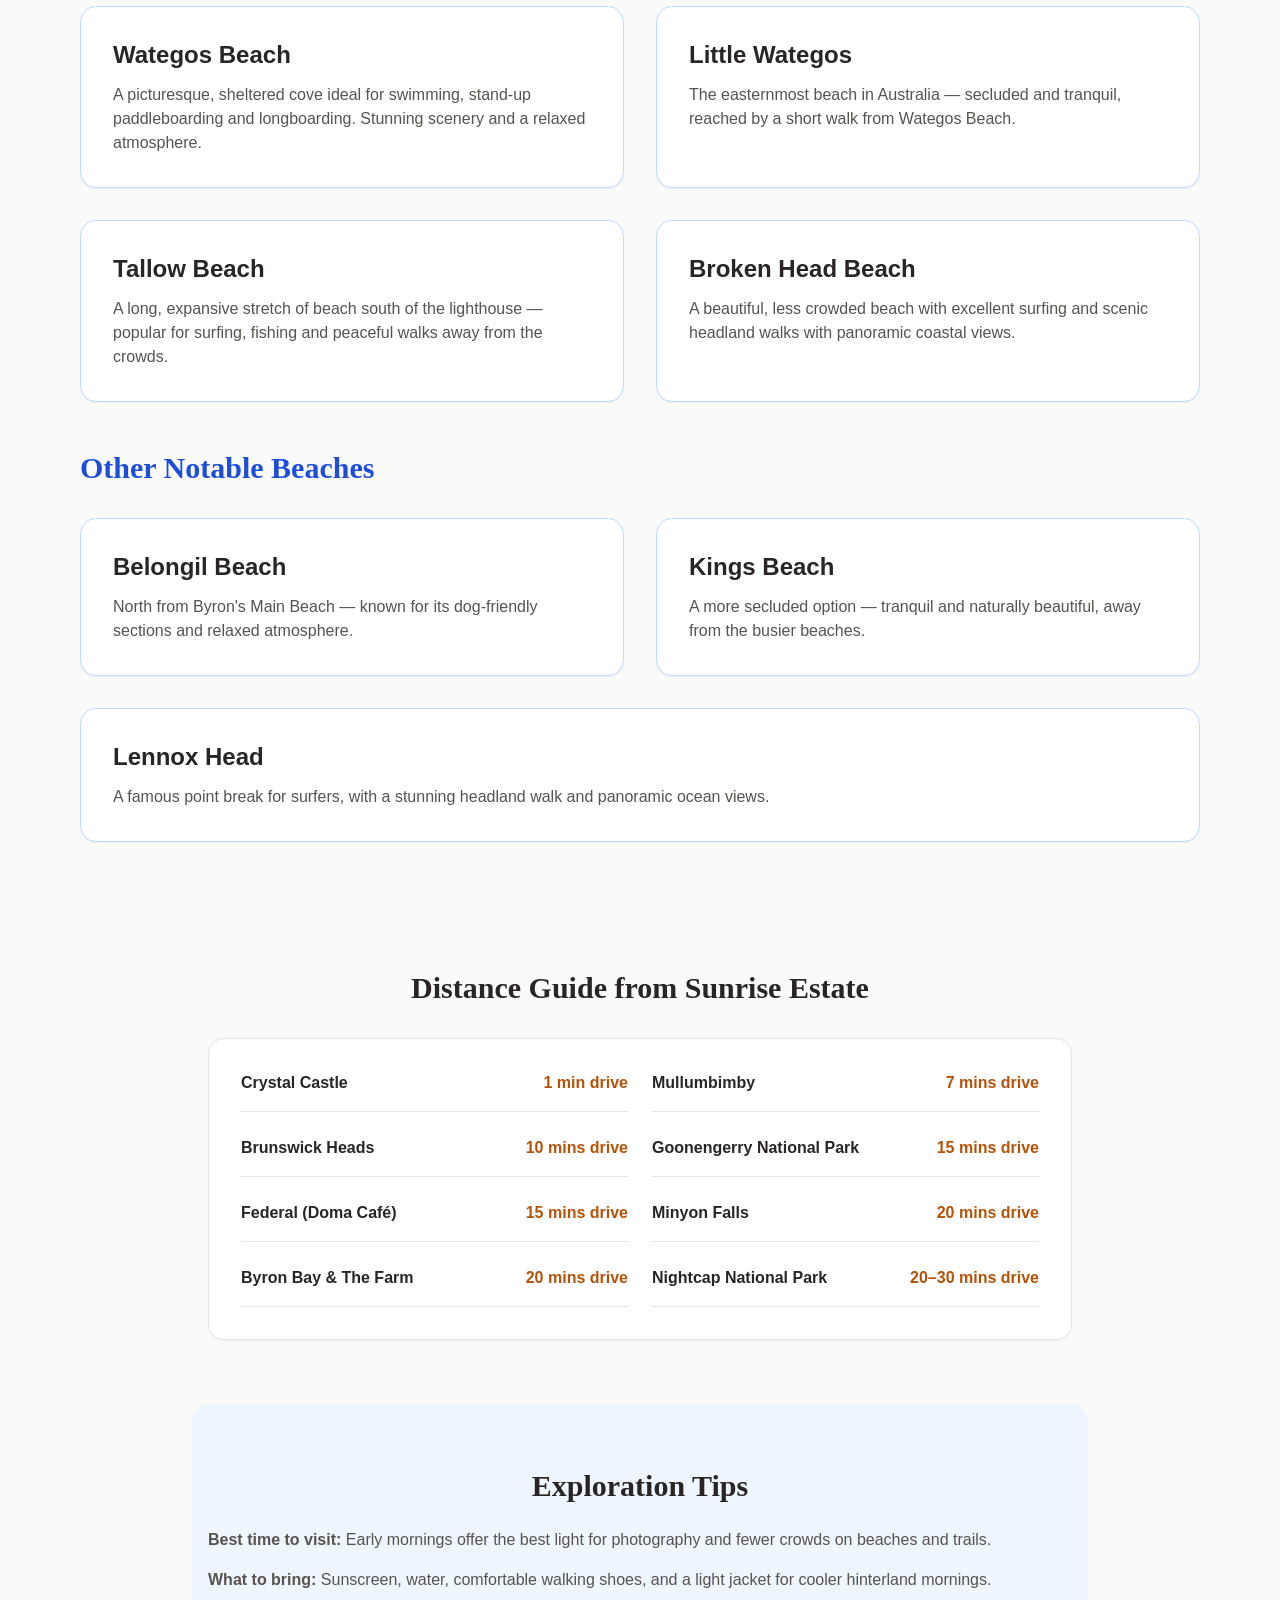
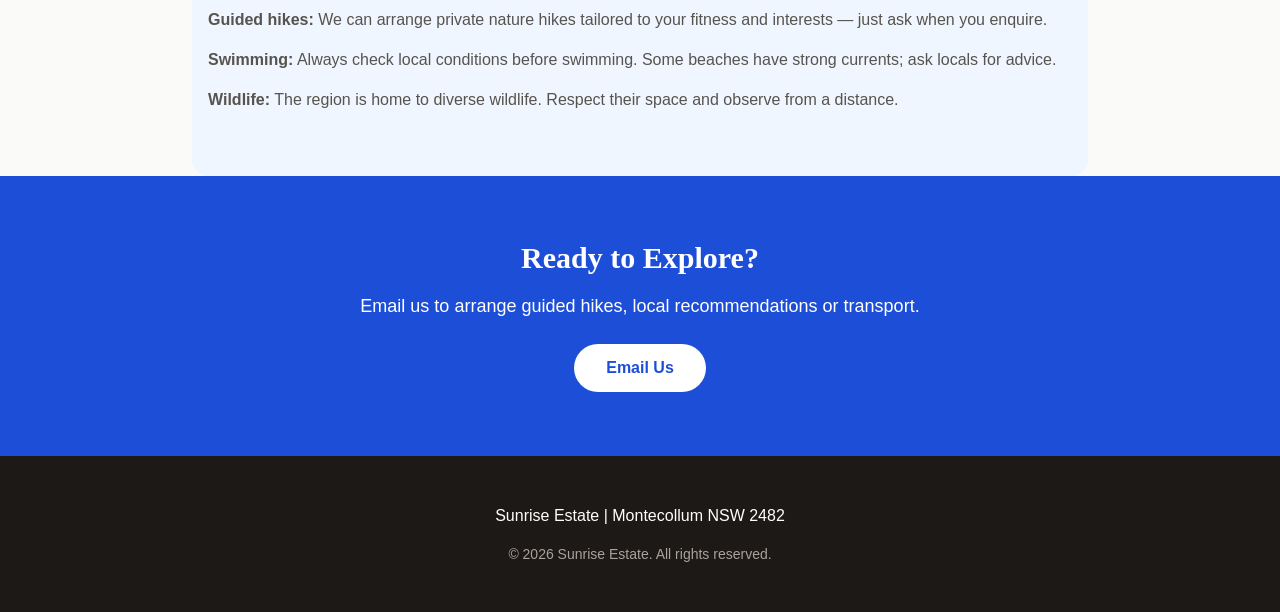
<file: beaches_walks.html>
<!DOCTYPE html>
<html lang="en">
<head>
    <meta charset="UTF-8">
    <meta name="viewport" content="width=device-width, initial-scale=1.0">
    <title>Beaches &amp; Walks | Sunrise Estate</title>
    <meta name="description" content="The best beaches, waterfalls, walks and local attractions near Sunrise Estate — Crystal Castle, Goonengerry, Minyon Falls, Torakina Beach, the Cape Byron Lighthouse walk and more.">
    <meta name="robots" content="index, follow">
    <link rel="canonical" href="https://paulhemp.github.io/SunriseEstate/beaches_walks.html">
    <!-- Security headers (meta-tag equivalents) -->
    <meta http-equiv="Content-Security-Policy" content="default-src 'self'; script-src 'self' 'unsafe-inline'; style-src 'self' 'unsafe-inline' https://fonts.googleapis.com; font-src 'self' https://fonts.gstatic.com; img-src 'self' data: https:; connect-src 'self'; base-uri 'self'; form-action 'self'; object-src 'none'; frame-src 'none';">
    <meta http-equiv="X-Content-Type-Options" content="nosniff">
    <meta name="referrer" content="strict-origin-when-cross-origin">
    <meta name="theme-color" content="#d97706">
    <!-- Favicon -->
    <link rel="icon" type="image/svg+xml" href="favicon.svg">
    <link rel="apple-touch-icon" href="favicon.svg">
    <meta property="og:type" content="website">
    <meta property="og:title" content="Beaches &amp; Walks | Sunrise Estate">
    <meta property="og:description" content="Waterfalls, rainforest walks and pristine beaches within easy reach of Sunrise Estate.">
    <meta property="og:url" content="https://paulhemp.github.io/SunriseEstate/beaches_walks.html">
    <meta property="og:image" content="https://paulhemp.github.io/SunriseEstate/assets/hero_pool_house.webp">
    <meta name="twitter:card" content="summary_large_image">
    <link rel="preconnect" href="https://fonts.googleapis.com">
    <link rel="preconnect" href="https://fonts.gstatic.com" crossorigin>
    <link href="https://fonts.googleapis.com/css2?family=Playfair+Display:wght@400;700&family=Inter:wght@300;400;600&display=swap" rel="stylesheet">
    <link rel="stylesheet" href="styles.css">
</head>
<body class="bg-stone-50 text-stone-800">

    <!-- Navigation -->
    <nav class="bg-white shadow-sm sticky top-0 z-50">
        <div class="max-w-6xl mx-auto px-4 py-4 flex justify-between items-center">
            <a href="index.html" class="text-2xl font-bold text-amber-700">Sunrise Estate</a>
            <div class="flex gap-6">
                <a href="index.html" class="text-stone-600 hover:text-amber-700 transition">Home</a>
                <a href="experiences.html" class="text-stone-600 hover:text-amber-700 transition">Experiences</a>
                <a href="dining.html" class="text-stone-600 hover:text-amber-700 transition">Dining</a>
                <a href="beaches_walks.html" class="text-amber-700 font-semibold">Beaches &amp; Walks</a>
            </div>
        </div>
    </nav>

    <!-- Hero Section -->
    <section class="bg-gradient-to-b from-blue-50 to-stone-50 py-16 px-4">
        <div class="max-w-4xl mx-auto text-center">
            <h1 class="text-5xl md:text-6xl font-bold mb-4">Beaches, Walks &amp; Local Attractions</h1>
            <p class="text-xl text-stone-600">Waterfalls, beaches and wonders of the Byron Hinterland — most within a short drive of Sunrise Estate.</p>
        </div>
    </section>

    <!-- Introduction -->
    <section class="py-12 px-4 max-w-4xl mx-auto text-center">
        <p class="text-lg text-stone-600 leading-relaxed">The Byron Hinterland is blessed with extraordinary natural beauty — from UNESCO rainforest and Australia's easternmost point to pristine beaches and hidden waterfalls. Here are our favourite places, grouped so you can plan an easy day out or a full-on adventure.</p>
    </section>

    <!-- Right On Your Doorstep (Crystal Castle + National Parks) -->
    <section class="py-16 px-4 max-w-6xl mx-auto">
        <h2 class="text-4xl font-bold mb-4 text-center">Right on Your Doorstep</h2>
        <p class="text-center text-stone-600 max-w-2xl mx-auto mb-12">These are the closest, most loved destinations near Sunrise Estate — all within 20 minutes.</p>

        <div class="grid grid-cols-1 md:grid-cols-2 gap-8">

            <!-- Crystal Castle -->
            <div class="bg-white p-8 rounded-2xl shadow-sm border border-amber-200 hover:shadow-md transition">
                <div class="flex items-start justify-between mb-3">
                    <h3 class="text-2xl font-bold">Crystal Castle</h3>
                    <span class="text-xs font-semibold text-amber-700 bg-amber-50 px-3 py-1 rounded-full whitespace-nowrap">Walking distance</span>
                </div>
                <p class="text-stone-600">One of Byron's best loved attractions — and practically next door. Crystal gardens, a Buddha walk, a rainforest labyrinth and thoughtful cafés. A 1-minute drive or a pleasant walk from the estate.</p>
            </div>

            <!-- Goonengerry -->
            <div class="bg-white p-8 rounded-2xl shadow-sm border border-green-200 hover:shadow-md transition">
                <div class="flex items-start justify-between mb-3">
                    <h3 class="text-2xl font-bold">Goonengerry National Park</h3>
                    <span class="text-xs font-semibold text-emerald-700 bg-emerald-50 px-3 py-1 rounded-full whitespace-nowrap">15 mins drive</span>
                </div>
                <p class="text-stone-600">A stunning local waterfall that's only a 10-minute walk from the car park. Shaded rainforest tracks, lookouts and swimmable pools. A genuine hidden gem.</p>
            </div>

            <!-- Minyon Falls -->
            <div class="bg-white p-8 rounded-2xl shadow-sm border border-green-200 hover:shadow-md transition">
                <div class="flex items-start justify-between mb-3">
                    <h3 class="text-2xl font-bold">Minyon Falls</h3>
                    <span class="text-xs font-semibold text-emerald-700 bg-emerald-50 px-3 py-1 rounded-full whitespace-nowrap">20 mins drive</span>
                </div>
                <p class="text-stone-600">Spectacular waterfalls inside Nightcap National Park, with hikes for every ability — from an easy lookout to a full walk to the swimmable pool at the base.</p>
            </div>

            <!-- Nightcap -->
            <div class="bg-white p-8 rounded-2xl shadow-sm border border-green-200 hover:shadow-md transition">
                <div class="flex items-start justify-between mb-3">
                    <h3 class="text-2xl font-bold">Nightcap National Park</h3>
                    <span class="text-xs font-semibold text-emerald-700 bg-emerald-50 px-3 py-1 rounded-full whitespace-nowrap">20–30 mins drive</span>
                </div>
                <p class="text-stone-600">UNESCO World Heritage Gondwana rainforest. Ancient trees, panoramic views and some of the most atmospheric walking in Australia.</p>
            </div>

        </div>
    </section>

    <!-- Waterfalls & Walks -->
    <section class="py-16 px-4 max-w-6xl mx-auto bg-stone-100 rounded-2xl">
        <h2 class="text-4xl font-bold mb-12 text-center">Waterfalls &amp; Rainforest Walks</h2>

        <div class="mb-12">
            <h3 class="text-3xl font-bold mb-6 text-green-700">Goonengerry National Park</h3>
            <p class="text-stone-600 mb-6">Just 15 minutes from Sunrise Estate — beautiful rainforest walks and stunning waterfalls. The main waterfall is reachable in about a 10-minute walk from the car park.</p>
            <div class="grid grid-cols-1 md:grid-cols-2 gap-8">

                <div class="bg-white p-8 rounded-2xl shadow-sm border border-green-200 hover:shadow-md transition">
                    <h4 class="text-2xl font-bold mb-3">Goonengerry Waterfalls</h4>
                    <p class="text-stone-600">An easy walk to the waterfalls, often done as a loop. Lush rainforest, lookouts and pristine pools for swimming.</p>
                </div>

                <div class="bg-white p-8 rounded-2xl shadow-sm border border-green-200 hover:shadow-md transition">
                    <h4 class="text-2xl font-bold mb-3">South Boundary Loop</h4>
                    <p class="text-stone-600">A 1.5–2 hour walk through shaded tracks with a deviation to a beautiful waterfall. Perfect for a morning or afternoon adventure.</p>
                </div>

            </div>
        </div>

        <div class="mb-12">
            <h3 class="text-3xl font-bold mb-6 text-green-700">Minyon Falls (Nightcap National Park)</h3>
            <p class="text-stone-600 mb-6">About 20 minutes from Sunrise Estate — one of Australia's most impressive waterfalls, inside UNESCO-listed Gondwana rainforest.</p>
            <div class="grid grid-cols-1 md:grid-cols-2 gap-8">

                <div class="bg-white p-8 rounded-2xl shadow-sm border border-green-200 hover:shadow-md transition">
                    <h4 class="text-2xl font-bold mb-3">Minyon Falls Walking Track</h4>
                    <p class="text-stone-600">Pristine creeks, forest and breathtaking views of the waterfall. You can walk to the base for a cool, refreshing swim.</p>
                </div>

                <div class="bg-white p-8 rounded-2xl shadow-sm border border-green-200 hover:shadow-md transition">
                    <h4 class="text-2xl font-bold mb-3">Minyon Grass Trail</h4>
                    <p class="text-stone-600">The quickest way to the base of Minyon Falls — just over 2 km each way with less elevation gain. Perfect for a shorter adventure.</p>
                </div>

            </div>
        </div>

        <div>
            <h3 class="text-3xl font-bold mb-6 text-green-700">Other Notable Walks</h3>
            <div class="grid grid-cols-1 md:grid-cols-2 gap-8">

                <div class="bg-white p-8 rounded-2xl shadow-sm border border-green-200 hover:shadow-md transition">
                    <h4 class="text-2xl font-bold mb-3">Cape Byron Lighthouse Walk</h4>
                    <p class="text-stone-600">Iconic coastal walk with panoramic views — the easternmost point of mainland Australia. Ideal for spotting dolphins and, in season, whales.</p>
                </div>

                <div class="bg-white p-8 rounded-2xl shadow-sm border border-green-200 hover:shadow-md transition">
                    <h4 class="text-2xl font-bold mb-3">Private Guided Rainforest Hikes</h4>
                    <p class="text-stone-600">We can arrange private hikes with a qualified local Nature Guide — tailored to your pace, from gentle 30-minute waterfall walks to full-day forest adventures.</p>
                </div>

            </div>
        </div>

    </section>

    <!-- Beaches Section -->
    <section class="py-16 px-4 max-w-6xl mx-auto">
        <h2 class="text-4xl font-bold mb-12 text-center">Beaches</h2>

        <!-- Brunswick Heads first (closest protected beach) -->
        <div class="mb-12">
            <h3 class="text-3xl font-bold mb-8 text-blue-700">Brunswick Heads</h3>
            <p class="text-stone-600 mb-6">10–20 minutes away — the closest protected, family-friendly beaches.</p>
            <div class="grid grid-cols-1 md:grid-cols-2 gap-8">

                <div class="bg-white p-8 rounded-2xl shadow-sm border border-blue-200 hover:shadow-md transition">
                    <h4 class="text-2xl font-bold mb-3">Torakina Beach</h4>
                    <p class="text-stone-600">Protected and calm — a sheltered, picturesque beach at the mouth of the Brunswick River. Perfect for families with young children and gentle swims. A hidden gem, just a short walk from Brunswick's cafés.</p>
                </div>

                <div class="bg-white p-8 rounded-2xl shadow-sm border border-blue-200 hover:shadow-md transition">
                    <h4 class="text-2xl font-bold mb-3">Main Beach (Brunswick Heads)</h4>
                    <p class="text-stone-600">Long stretches of sand ideal for long walks, swimming and enjoying the relaxed coastal vibe of Brunswick Heads.</p>
                </div>

            </div>
        </div>

        <div class="mb-12">
            <h3 class="text-3xl font-bold mb-8 text-blue-700">Byron Bay Beaches</h3>
            <p class="text-stone-600 mb-6">20 minutes' drive.</p>
            <div class="grid grid-cols-1 md:grid-cols-2 gap-8">

                <div class="bg-white p-8 rounded-2xl shadow-sm border border-blue-200 hover:shadow-md transition">
                    <h4 class="text-2xl font-bold mb-3">Main Beach</h4>
                    <p class="text-stone-600">The central hub of Byron Bay — perfect for swimming, sunbathing and people-watching. Easily accessible with plenty of facilities and a vibrant atmosphere.</p>
                </div>

                <div class="bg-white p-8 rounded-2xl shadow-sm border border-blue-200 hover:shadow-md transition">
                    <h4 class="text-2xl font-bold mb-3">Clarkes Beach</h4>
                    <p class="text-stone-600">Popular with families and beginner surfers — calmer waters than Main Beach and beautiful views of the iconic Byron Bay lighthouse.</p>
                </div>

                <div class="bg-white p-8 rounded-2xl shadow-sm border border-blue-200 hover:shadow-md transition">
                    <h4 class="text-2xl font-bold mb-3">Wategos Beach</h4>
                    <p class="text-stone-600">A picturesque, sheltered cove ideal for swimming, stand-up paddleboarding and longboarding. Stunning scenery and a relaxed atmosphere.</p>
                </div>

                <div class="bg-white p-8 rounded-2xl shadow-sm border border-blue-200 hover:shadow-md transition">
                    <h4 class="text-2xl font-bold mb-3">Little Wategos</h4>
                    <p class="text-stone-600">The easternmost beach in Australia — secluded and tranquil, reached by a short walk from Wategos Beach.</p>
                </div>

                <div class="bg-white p-8 rounded-2xl shadow-sm border border-blue-200 hover:shadow-md transition">
                    <h4 class="text-2xl font-bold mb-3">Tallow Beach</h4>
                    <p class="text-stone-600">A long, expansive stretch of beach south of the lighthouse — popular for surfing, fishing and peaceful walks away from the crowds.</p>
                </div>

                <div class="bg-white p-8 rounded-2xl shadow-sm border border-blue-200 hover:shadow-md transition">
                    <h4 class="text-2xl font-bold mb-3">Broken Head Beach</h4>
                    <p class="text-stone-600">A beautiful, less crowded beach with excellent surfing and scenic headland walks with panoramic coastal views.</p>
                </div>

            </div>
        </div>

        <div>
            <h3 class="text-3xl font-bold mb-8 text-blue-700">Other Notable Beaches</h3>
            <div class="grid grid-cols-1 md:grid-cols-2 gap-8">

                <div class="bg-white p-8 rounded-2xl shadow-sm border border-blue-200 hover:shadow-md transition">
                    <h4 class="text-2xl font-bold mb-3">Belongil Beach</h4>
                    <p class="text-stone-600">North from Byron's Main Beach — known for its dog-friendly sections and relaxed atmosphere.</p>
                </div>

                <div class="bg-white p-8 rounded-2xl shadow-sm border border-blue-200 hover:shadow-md transition">
                    <h4 class="text-2xl font-bold mb-3">Kings Beach</h4>
                    <p class="text-stone-600">A more secluded option — tranquil and naturally beautiful, away from the busier beaches.</p>
                </div>

                <div class="bg-white p-8 rounded-2xl shadow-sm border border-blue-200 hover:shadow-md transition md:col-span-2">
                    <h4 class="text-2xl font-bold mb-3">Lennox Head</h4>
                    <p class="text-stone-600">A famous point break for surfers, with a stunning headland walk and panoramic ocean views.</p>
                </div>

            </div>
        </div>

    </section>

    <!-- Distance Guide -->
    <section class="py-16 px-4 max-w-4xl mx-auto">
        <h2 class="text-3xl font-bold mb-8 text-center">Distance Guide from Sunrise Estate</h2>
        <div class="bg-white rounded-2xl shadow-sm border border-stone-200 p-8">
            <div class="grid grid-cols-1 md:grid-cols-2 gap-6">
                <div class="flex justify-between items-center pb-4 border-b border-stone-200">
                    <span class="font-semibold">Crystal Castle</span>
                    <span class="text-amber-700 font-bold">1 min drive</span>
                </div>
                <div class="flex justify-between items-center pb-4 border-b border-stone-200">
                    <span class="font-semibold">Mullumbimby</span>
                    <span class="text-amber-700 font-bold">7 mins drive</span>
                </div>
                <div class="flex justify-between items-center pb-4 border-b border-stone-200">
                    <span class="font-semibold">Brunswick Heads</span>
                    <span class="text-amber-700 font-bold">10 mins drive</span>
                </div>
                <div class="flex justify-between items-center pb-4 border-b border-stone-200">
                    <span class="font-semibold">Goonengerry National Park</span>
                    <span class="text-amber-700 font-bold">15 mins drive</span>
                </div>
                <div class="flex justify-between items-center pb-4 border-b border-stone-200">
                    <span class="font-semibold">Federal (Doma Café)</span>
                    <span class="text-amber-700 font-bold">15 mins drive</span>
                </div>
                <div class="flex justify-between items-center pb-4 border-b border-stone-200">
                    <span class="font-semibold">Minyon Falls</span>
                    <span class="text-amber-700 font-bold">20 mins drive</span>
                </div>
                <div class="flex justify-between items-center pb-4 border-b border-stone-200">
                    <span class="font-semibold">Byron Bay &amp; The Farm</span>
                    <span class="text-amber-700 font-bold">20 mins drive</span>
                </div>
                <div class="flex justify-between items-center pb-4 border-b border-stone-200">
                    <span class="font-semibold">Nightcap National Park</span>
                    <span class="text-amber-700 font-bold">20–30 mins drive</span>
                </div>
            </div>
        </div>
    </section>

    <!-- Tips Section -->
    <section class="py-16 px-4 max-w-4xl mx-auto bg-blue-50 rounded-2xl">
        <h2 class="text-3xl font-bold mb-6 text-center">Exploration Tips</h2>
        <div class="space-y-4 text-stone-600">
            <p><strong>Best time to visit:</strong> Early mornings offer the best light for photography and fewer crowds on beaches and trails.</p>
            <p><strong>What to bring:</strong> Sunscreen, water, comfortable walking shoes, and a light jacket for cooler hinterland mornings.</p>
            <p><strong>Guided hikes:</strong> We can arrange private nature hikes tailored to your fitness and interests — just ask when you enquire.</p>
            <p><strong>Swimming:</strong> Always check local conditions before swimming. Some beaches have strong currents; ask locals for advice.</p>
            <p><strong>Wildlife:</strong> The region is home to diverse wildlife. Respect their space and observe from a distance.</p>
        </div>
    </section>

    <!-- CTA Section -->
    <section class="py-16 px-4 bg-blue-700 text-white text-center">
        <div class="max-w-4xl mx-auto">
            <h2 class="text-3xl font-bold mb-4">Ready to Explore?</h2>
            <p class="text-lg mb-6">Email us to arrange guided hikes, local recommendations or transport.</p>
            <a href="#" class="email-btn inline-block bg-white text-blue-700 px-8 py-3 rounded-full font-semibold hover:bg-stone-100 transition" data-u="paulbenhaim" data-d="gmail.com" data-s="Sunrise Estate – Beaches &amp; Walks Enquiry">Email Us</a>
        </div>
    </section>

    <!-- Footer -->
    <footer class="py-12 bg-stone-900 text-white text-center">
        <div class="max-w-4xl mx-auto px-4">
            <p class="mb-4">Sunrise Estate | Montecollum NSW 2482</p>
            <p class="text-stone-400 text-sm">&copy; 2026 Sunrise Estate. All rights reserved.</p>
        </div>
    </footer>

    <!-- Sticky mobile email button -->
    <a href="#" class="email-btn md:hidden fixed bottom-5 right-5 z-50 bg-amber-600 hover:bg-amber-700 active:bg-amber-800 text-white shadow-xl rounded-full flex items-center justify-center transition" style="width:56px;height:56px" data-u="paulbenhaim" data-d="gmail.com" data-s="Sunrise Estate – Beaches &amp; Walks Enquiry" aria-label="Email Sunrise Estate">
        <svg xmlns="http://www.w3.org/2000/svg" fill="none" viewBox="0 0 24 24" stroke-width="2" stroke="currentColor" class="w-6 h-6" aria-hidden="true">
            <path stroke-linecap="round" stroke-linejoin="round" d="M21.75 6.75v10.5a2.25 2.25 0 01-2.25 2.25h-15a2.25 2.25 0 01-2.25-2.25V6.75m19.5 0A2.25 2.25 0 0019.5 4.5h-15a2.25 2.25 0 00-2.25 2.25m19.5 0v.243a2.25 2.25 0 01-1.07 1.916l-7.5 4.615a2.25 2.25 0 01-2.36 0L3.32 8.91a2.25 2.25 0 01-1.07-1.916V6.75"/>
        </svg>
    </a>

    <!-- Obfuscated mailto builder — external file keeps the email address out of plain page source -->
    <script src="assets/contact.js" defer></script>

</body>
</html>
</file>
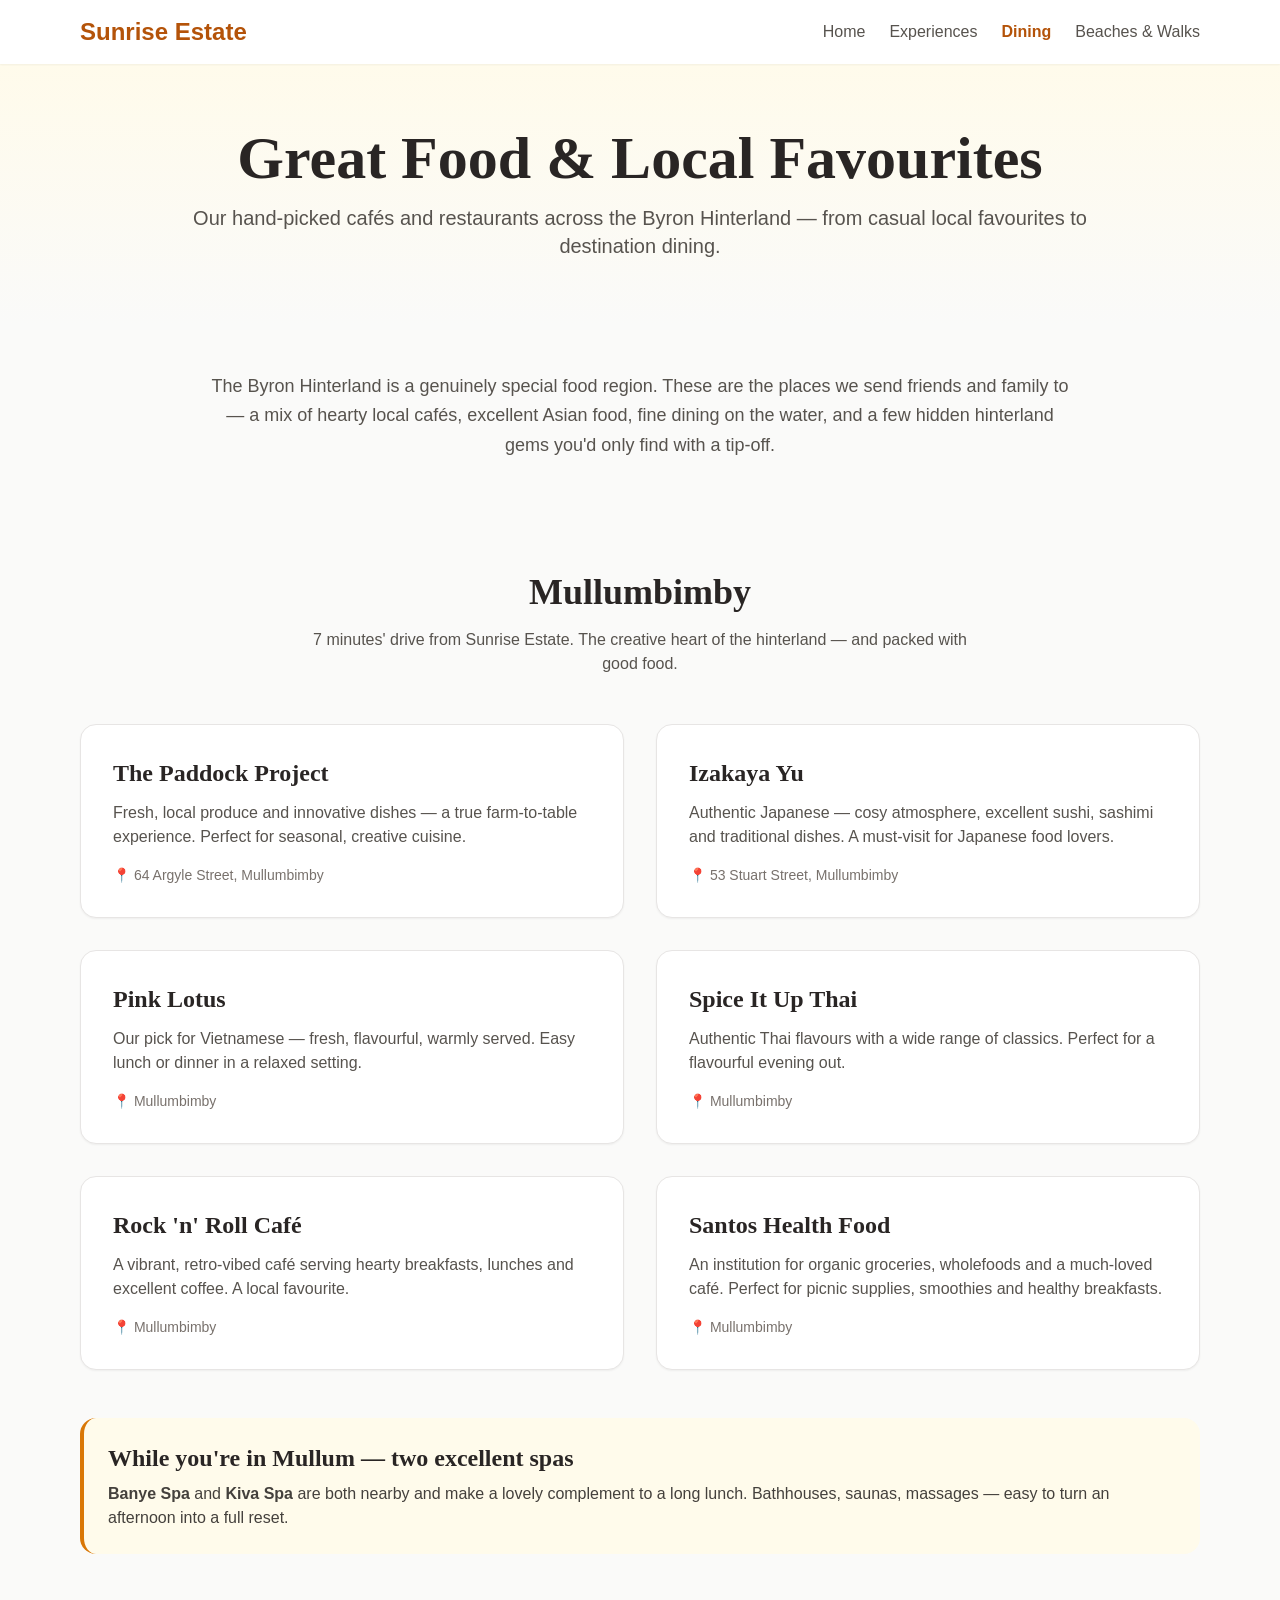
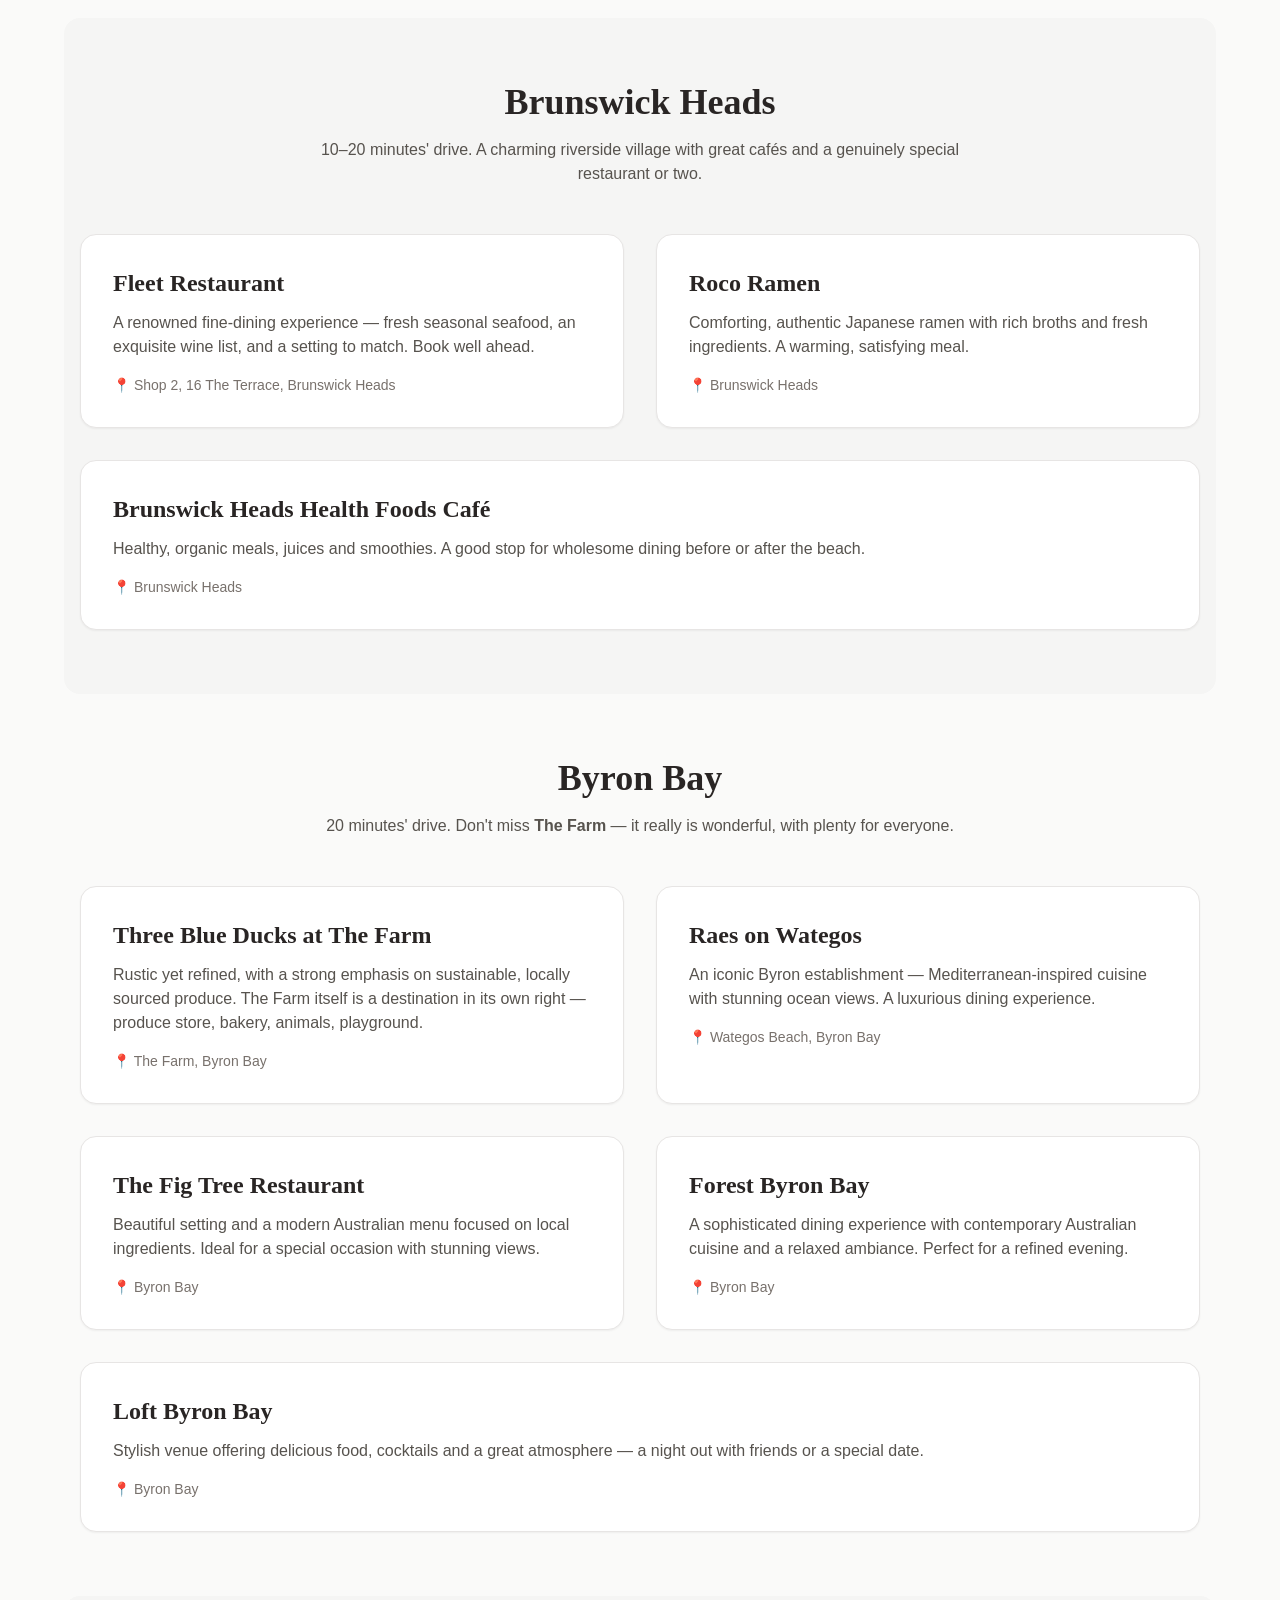
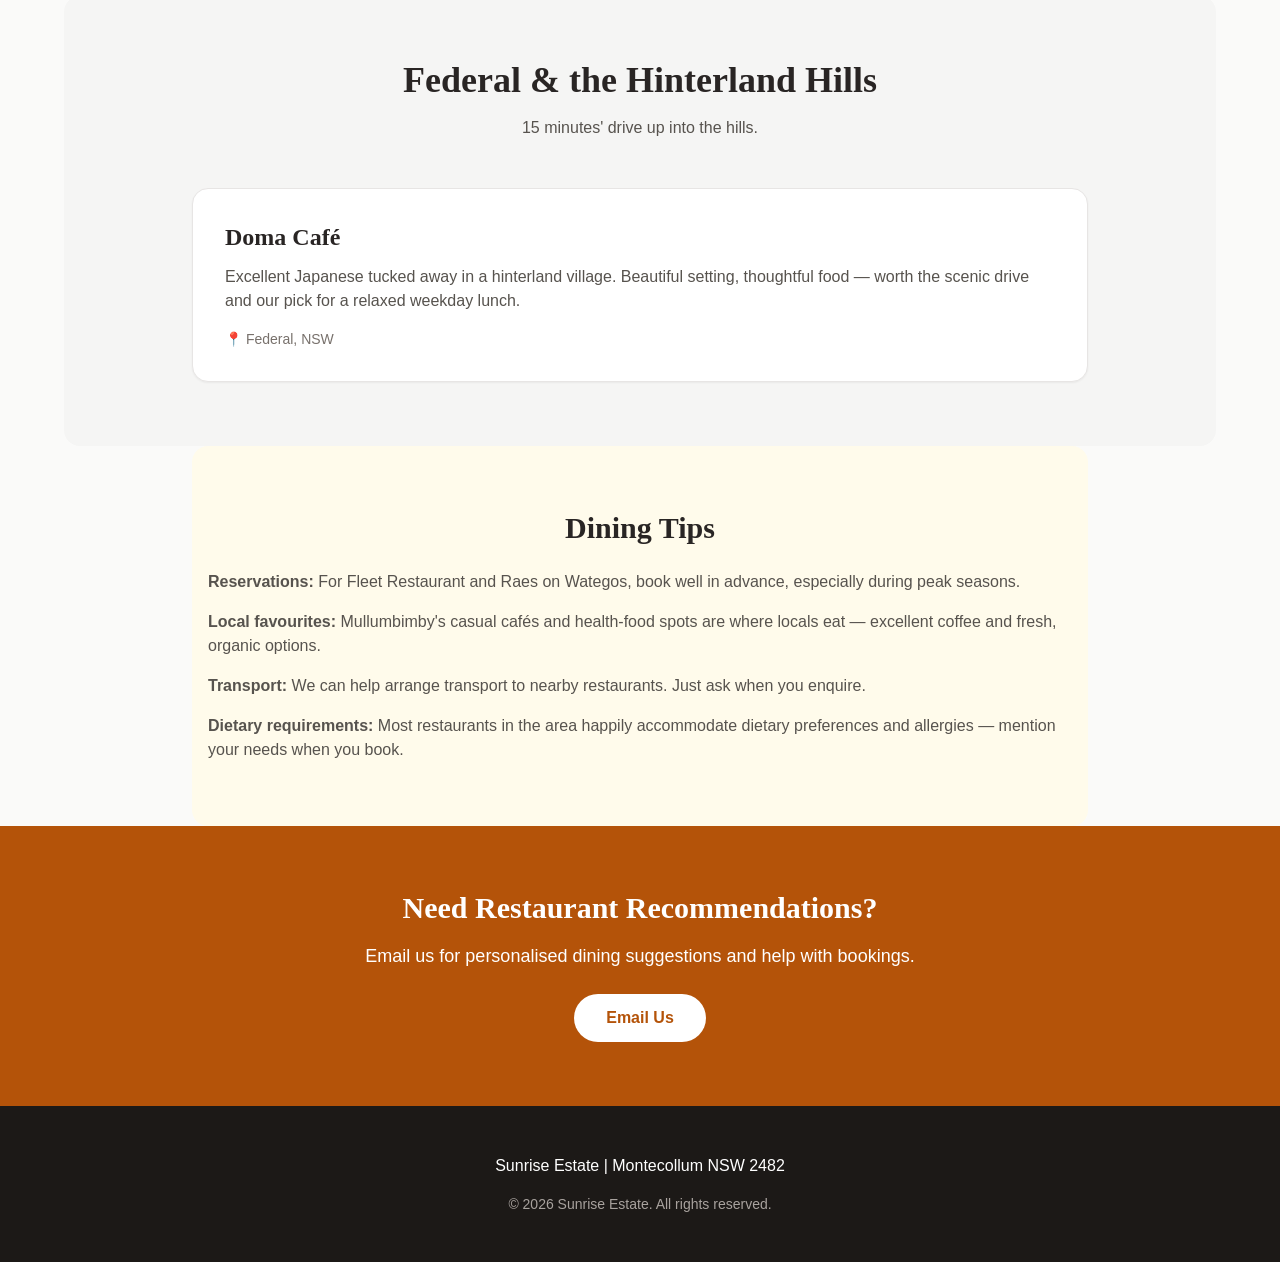
<file: dining.html>
<!DOCTYPE html>
<html lang="en">
<head>
    <meta charset="UTF-8">
    <meta name="viewport" content="width=device-width, initial-scale=1.0">
    <title>Dining | Sunrise Estate</title>
    <meta name="description" content="The best cafés and restaurants near Sunrise Estate — Mullumbimby, Brunswick Heads, Byron Bay and Federal. Pink Lotus, Santos Health Food, Doma Café, Fleet Restaurant, The Farm and more.">
    <meta name="robots" content="index, follow">
    <link rel="canonical" href="https://paulhemp.github.io/SunriseEstate/dining.html">
    <!-- Security headers (meta-tag equivalents) -->
    <meta http-equiv="Content-Security-Policy" content="default-src 'self'; script-src 'self' 'unsafe-inline'; style-src 'self' 'unsafe-inline' https://fonts.googleapis.com; font-src 'self' https://fonts.gstatic.com; img-src 'self' data: https:; connect-src 'self'; base-uri 'self'; form-action 'self'; object-src 'none'; frame-src 'none';">
    <meta http-equiv="X-Content-Type-Options" content="nosniff">
    <meta name="referrer" content="strict-origin-when-cross-origin">
    <meta name="theme-color" content="#d97706">
    <!-- Favicon -->
    <link rel="icon" type="image/svg+xml" href="favicon.svg">
    <link rel="apple-touch-icon" href="favicon.svg">
    <meta property="og:type" content="website">
    <meta property="og:title" content="Dining | Sunrise Estate">
    <meta property="og:description" content="Our favourite cafés, restaurants and food stops in the Byron Hinterland.">
    <meta property="og:url" content="https://paulhemp.github.io/SunriseEstate/dining.html">
    <meta property="og:image" content="https://paulhemp.github.io/SunriseEstate/assets/hero_pool_house.webp">
    <meta name="twitter:card" content="summary_large_image">
    <link rel="preconnect" href="https://fonts.googleapis.com">
    <link rel="preconnect" href="https://fonts.gstatic.com" crossorigin>
    <link href="https://fonts.googleapis.com/css2?family=Playfair+Display:wght@400;700&family=Inter:wght@300;400;600&display=swap" rel="stylesheet">
    <link rel="stylesheet" href="styles.css">
</head>
<body class="bg-stone-50 text-stone-800">

    <!-- Navigation -->
    <nav class="bg-white shadow-sm sticky top-0 z-50">
        <div class="max-w-6xl mx-auto px-4 py-4 flex justify-between items-center">
            <a href="index.html" class="text-2xl font-bold text-amber-700">Sunrise Estate</a>
            <div class="flex gap-6">
                <a href="index.html" class="text-stone-600 hover:text-amber-700 transition">Home</a>
                <a href="experiences.html" class="text-stone-600 hover:text-amber-700 transition">Experiences</a>
                <a href="dining.html" class="text-amber-700 font-semibold">Dining</a>
                <a href="beaches_walks.html" class="text-stone-600 hover:text-amber-700 transition">Beaches &amp; Walks</a>
            </div>
        </div>
    </nav>

    <!-- Hero Section -->
    <section class="bg-gradient-to-b from-amber-50 to-stone-50 py-16 px-4">
        <div class="max-w-4xl mx-auto text-center">
            <h1 class="text-5xl md:text-6xl font-bold mb-4">Great Food &amp; Local Favourites</h1>
            <p class="text-xl text-stone-600">Our hand-picked cafés and restaurants across the Byron Hinterland — from casual local favourites to destination dining.</p>
        </div>
    </section>

    <!-- Introduction -->
    <section class="py-12 px-4 max-w-4xl mx-auto text-center">
        <p class="text-lg text-stone-600 leading-relaxed">The Byron Hinterland is a genuinely special food region. These are the places we send friends and family to — a mix of hearty local cafés, excellent Asian food, fine dining on the water, and a few hidden hinterland gems you'd only find with a tip-off.</p>
    </section>

    <!-- Mullumbimby -->
    <section class="py-16 px-4 max-w-6xl mx-auto">
        <h2 class="text-4xl font-bold mb-4 text-center">Mullumbimby</h2>
        <p class="text-center text-stone-600 max-w-2xl mx-auto mb-12">7 minutes' drive from Sunrise Estate. The creative heart of the hinterland — and packed with good food.</p>
        <div class="grid grid-cols-1 md:grid-cols-2 gap-8">

            <div class="bg-white p-8 rounded-2xl shadow-sm border border-stone-200 hover:shadow-md transition">
                <h3 class="text-2xl font-bold mb-3">The Paddock Project</h3>
                <p class="text-stone-600 mb-4">Fresh, local produce and innovative dishes — a true farm-to-table experience. Perfect for seasonal, creative cuisine.</p>
                <p class="text-sm text-stone-500">📍 64 Argyle Street, Mullumbimby</p>
            </div>

            <div class="bg-white p-8 rounded-2xl shadow-sm border border-stone-200 hover:shadow-md transition">
                <h3 class="text-2xl font-bold mb-3">Izakaya Yu</h3>
                <p class="text-stone-600 mb-4">Authentic Japanese — cosy atmosphere, excellent sushi, sashimi and traditional dishes. A must-visit for Japanese food lovers.</p>
                <p class="text-sm text-stone-500">📍 53 Stuart Street, Mullumbimby</p>
            </div>

            <div class="bg-white p-8 rounded-2xl shadow-sm border border-stone-200 hover:shadow-md transition">
                <h3 class="text-2xl font-bold mb-3">Pink Lotus</h3>
                <p class="text-stone-600 mb-4">Our pick for Vietnamese — fresh, flavourful, warmly served. Easy lunch or dinner in a relaxed setting.</p>
                <p class="text-sm text-stone-500">📍 Mullumbimby</p>
            </div>

            <div class="bg-white p-8 rounded-2xl shadow-sm border border-stone-200 hover:shadow-md transition">
                <h3 class="text-2xl font-bold mb-3">Spice It Up Thai</h3>
                <p class="text-stone-600 mb-4">Authentic Thai flavours with a wide range of classics. Perfect for a flavourful evening out.</p>
                <p class="text-sm text-stone-500">📍 Mullumbimby</p>
            </div>

            <div class="bg-white p-8 rounded-2xl shadow-sm border border-stone-200 hover:shadow-md transition">
                <h3 class="text-2xl font-bold mb-3">Rock 'n' Roll Café</h3>
                <p class="text-stone-600 mb-4">A vibrant, retro-vibed café serving hearty breakfasts, lunches and excellent coffee. A local favourite.</p>
                <p class="text-sm text-stone-500">📍 Mullumbimby</p>
            </div>

            <div class="bg-white p-8 rounded-2xl shadow-sm border border-stone-200 hover:shadow-md transition">
                <h3 class="text-2xl font-bold mb-3">Santos Health Food</h3>
                <p class="text-stone-600 mb-4">An institution for organic groceries, wholefoods and a much-loved café. Perfect for picnic supplies, smoothies and healthy breakfasts.</p>
                <p class="text-sm text-stone-500">📍 Mullumbimby</p>
            </div>

        </div>

        <!-- Mullumbimby Spas callout -->
        <div class="mt-12 bg-amber-50 border-l-4 border-amber-600 p-6 rounded-2xl">
            <h3 class="text-2xl font-bold mb-2">While you're in Mullum — two excellent spas</h3>
            <p class="text-stone-700"><strong>Banye Spa</strong> and <strong>Kiva Spa</strong> are both nearby and make a lovely complement to a long lunch. Bathhouses, saunas, massages — easy to turn an afternoon into a full reset.</p>
        </div>
    </section>

    <!-- Brunswick Heads -->
    <section class="py-16 px-4 max-w-6xl mx-auto bg-stone-100 rounded-2xl">
        <h2 class="text-4xl font-bold mb-4 text-center">Brunswick Heads</h2>
        <p class="text-center text-stone-600 max-w-2xl mx-auto mb-12">10–20 minutes' drive. A charming riverside village with great cafés and a genuinely special restaurant or two.</p>
        <div class="grid grid-cols-1 md:grid-cols-2 gap-8">

            <div class="bg-white p-8 rounded-2xl shadow-sm border border-stone-200 hover:shadow-md transition">
                <h3 class="text-2xl font-bold mb-3">Fleet Restaurant</h3>
                <p class="text-stone-600 mb-4">A renowned fine-dining experience — fresh seasonal seafood, an exquisite wine list, and a setting to match. Book well ahead.</p>
                <p class="text-sm text-stone-500">📍 Shop 2, 16 The Terrace, Brunswick Heads</p>
            </div>

            <div class="bg-white p-8 rounded-2xl shadow-sm border border-stone-200 hover:shadow-md transition">
                <h3 class="text-2xl font-bold mb-3">Roco Ramen</h3>
                <p class="text-stone-600 mb-4">Comforting, authentic Japanese ramen with rich broths and fresh ingredients. A warming, satisfying meal.</p>
                <p class="text-sm text-stone-500">📍 Brunswick Heads</p>
            </div>

            <div class="bg-white p-8 rounded-2xl shadow-sm border border-stone-200 hover:shadow-md transition md:col-span-2">
                <h3 class="text-2xl font-bold mb-3">Brunswick Heads Health Foods Café</h3>
                <p class="text-stone-600 mb-4">Healthy, organic meals, juices and smoothies. A good stop for wholesome dining before or after the beach.</p>
                <p class="text-sm text-stone-500">📍 Brunswick Heads</p>
            </div>

        </div>
    </section>

    <!-- Byron Bay -->
    <section class="py-16 px-4 max-w-6xl mx-auto">
        <h2 class="text-4xl font-bold mb-4 text-center">Byron Bay</h2>
        <p class="text-center text-stone-600 max-w-2xl mx-auto mb-12">20 minutes' drive. Don't miss <strong>The Farm</strong> — it really is wonderful, with plenty for everyone.</p>
        <div class="grid grid-cols-1 md:grid-cols-2 gap-8">

            <div class="bg-white p-8 rounded-2xl shadow-sm border border-stone-200 hover:shadow-md transition">
                <h3 class="text-2xl font-bold mb-3">Three Blue Ducks at The Farm</h3>
                <p class="text-stone-600 mb-4">Rustic yet refined, with a strong emphasis on sustainable, locally sourced produce. The Farm itself is a destination in its own right — produce store, bakery, animals, playground.</p>
                <p class="text-sm text-stone-500">📍 The Farm, Byron Bay</p>
            </div>

            <div class="bg-white p-8 rounded-2xl shadow-sm border border-stone-200 hover:shadow-md transition">
                <h3 class="text-2xl font-bold mb-3">Raes on Wategos</h3>
                <p class="text-stone-600 mb-4">An iconic Byron establishment — Mediterranean-inspired cuisine with stunning ocean views. A luxurious dining experience.</p>
                <p class="text-sm text-stone-500">📍 Wategos Beach, Byron Bay</p>
            </div>

            <div class="bg-white p-8 rounded-2xl shadow-sm border border-stone-200 hover:shadow-md transition">
                <h3 class="text-2xl font-bold mb-3">The Fig Tree Restaurant</h3>
                <p class="text-stone-600 mb-4">Beautiful setting and a modern Australian menu focused on local ingredients. Ideal for a special occasion with stunning views.</p>
                <p class="text-sm text-stone-500">📍 Byron Bay</p>
            </div>

            <div class="bg-white p-8 rounded-2xl shadow-sm border border-stone-200 hover:shadow-md transition">
                <h3 class="text-2xl font-bold mb-3">Forest Byron Bay</h3>
                <p class="text-stone-600 mb-4">A sophisticated dining experience with contemporary Australian cuisine and a relaxed ambiance. Perfect for a refined evening.</p>
                <p class="text-sm text-stone-500">📍 Byron Bay</p>
            </div>

            <div class="bg-white p-8 rounded-2xl shadow-sm border border-stone-200 hover:shadow-md transition md:col-span-2">
                <h3 class="text-2xl font-bold mb-3">Loft Byron Bay</h3>
                <p class="text-stone-600 mb-4">Stylish venue offering delicious food, cocktails and a great atmosphere — a night out with friends or a special date.</p>
                <p class="text-sm text-stone-500">📍 Byron Bay</p>
            </div>

        </div>
    </section>

    <!-- Federal -->
    <section class="py-16 px-4 max-w-6xl mx-auto bg-stone-100 rounded-2xl">
        <h2 class="text-4xl font-bold mb-4 text-center">Federal &amp; the Hinterland Hills</h2>
        <p class="text-center text-stone-600 max-w-2xl mx-auto mb-12">15 minutes' drive up into the hills.</p>
        <div class="grid grid-cols-1 md:grid-cols-2 gap-8 max-w-4xl mx-auto">
            <div class="bg-white p-8 rounded-2xl shadow-sm border border-stone-200 hover:shadow-md transition md:col-span-2">
                <h3 class="text-2xl font-bold mb-3">Doma Café</h3>
                <p class="text-stone-600 mb-4">Excellent Japanese tucked away in a hinterland village. Beautiful setting, thoughtful food — worth the scenic drive and our pick for a relaxed weekday lunch.</p>
                <p class="text-sm text-stone-500">📍 Federal, NSW</p>
            </div>
        </div>
    </section>

    <!-- Dining Tips -->
    <section class="py-16 px-4 max-w-4xl mx-auto bg-amber-50 rounded-2xl">
        <h2 class="text-3xl font-bold mb-6 text-center">Dining Tips</h2>
        <div class="space-y-4 text-stone-600">
            <p><strong>Reservations:</strong> For Fleet Restaurant and Raes on Wategos, book well in advance, especially during peak seasons.</p>
            <p><strong>Local favourites:</strong> Mullumbimby's casual cafés and health-food spots are where locals eat — excellent coffee and fresh, organic options.</p>
            <p><strong>Transport:</strong> We can help arrange transport to nearby restaurants. Just ask when you enquire.</p>
            <p><strong>Dietary requirements:</strong> Most restaurants in the area happily accommodate dietary preferences and allergies — mention your needs when you book.</p>
        </div>
    </section>

    <!-- CTA Section -->
    <section class="py-16 px-4 bg-amber-700 text-white text-center">
        <div class="max-w-4xl mx-auto">
            <h2 class="text-3xl font-bold mb-4">Need Restaurant Recommendations?</h2>
            <p class="text-lg mb-6">Email us for personalised dining suggestions and help with bookings.</p>
            <a href="#" class="email-btn inline-block bg-white text-amber-700 px-8 py-3 rounded-full font-semibold hover:bg-stone-100 transition" data-u="paulbenhaim" data-d="gmail.com" data-s="Sunrise Estate – Dining Enquiry">Email Us</a>
        </div>
    </section>

    <!-- Footer -->
    <footer class="py-12 bg-stone-900 text-white text-center">
        <div class="max-w-4xl mx-auto px-4">
            <p class="mb-4">Sunrise Estate | Montecollum NSW 2482</p>
            <p class="text-stone-400 text-sm">&copy; 2026 Sunrise Estate. All rights reserved.</p>
        </div>
    </footer>

    <!-- Sticky mobile email button -->
    <a href="#" class="email-btn md:hidden fixed bottom-5 right-5 z-50 bg-amber-600 hover:bg-amber-700 active:bg-amber-800 text-white shadow-xl rounded-full flex items-center justify-center transition" style="width:56px;height:56px" data-u="paulbenhaim" data-d="gmail.com" data-s="Sunrise Estate – Dining Enquiry" aria-label="Email Sunrise Estate">
        <svg xmlns="http://www.w3.org/2000/svg" fill="none" viewBox="0 0 24 24" stroke-width="2" stroke="currentColor" class="w-6 h-6" aria-hidden="true">
            <path stroke-linecap="round" stroke-linejoin="round" d="M21.75 6.75v10.5a2.25 2.25 0 01-2.25 2.25h-15a2.25 2.25 0 01-2.25-2.25V6.75m19.5 0A2.25 2.25 0 0019.5 4.5h-15a2.25 2.25 0 00-2.25 2.25m19.5 0v.243a2.25 2.25 0 01-1.07 1.916l-7.5 4.615a2.25 2.25 0 01-2.36 0L3.32 8.91a2.25 2.25 0 01-1.07-1.916V6.75"/>
        </svg>
    </a>

    <!-- Obfuscated mailto builder — external file keeps the email address out of plain page source -->
    <script src="assets/contact.js" defer></script>

</body>
</html>
</file>
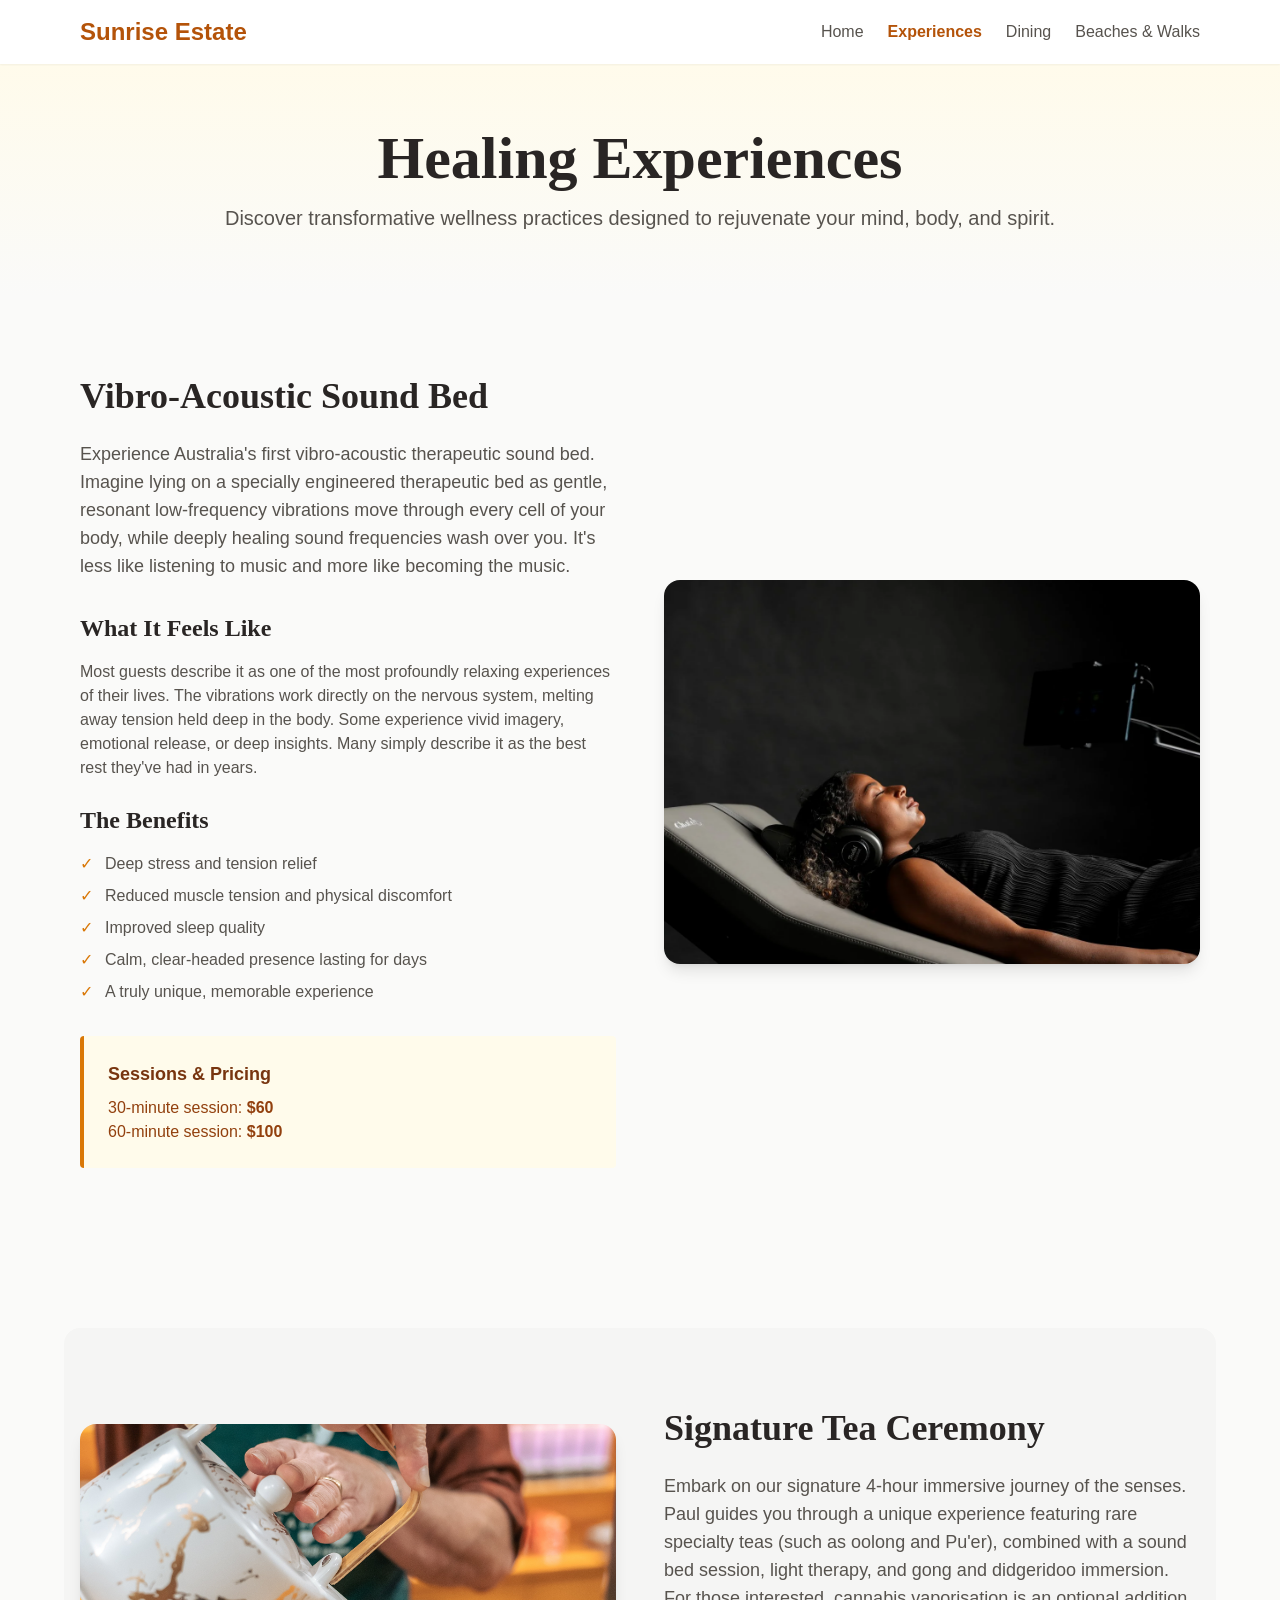
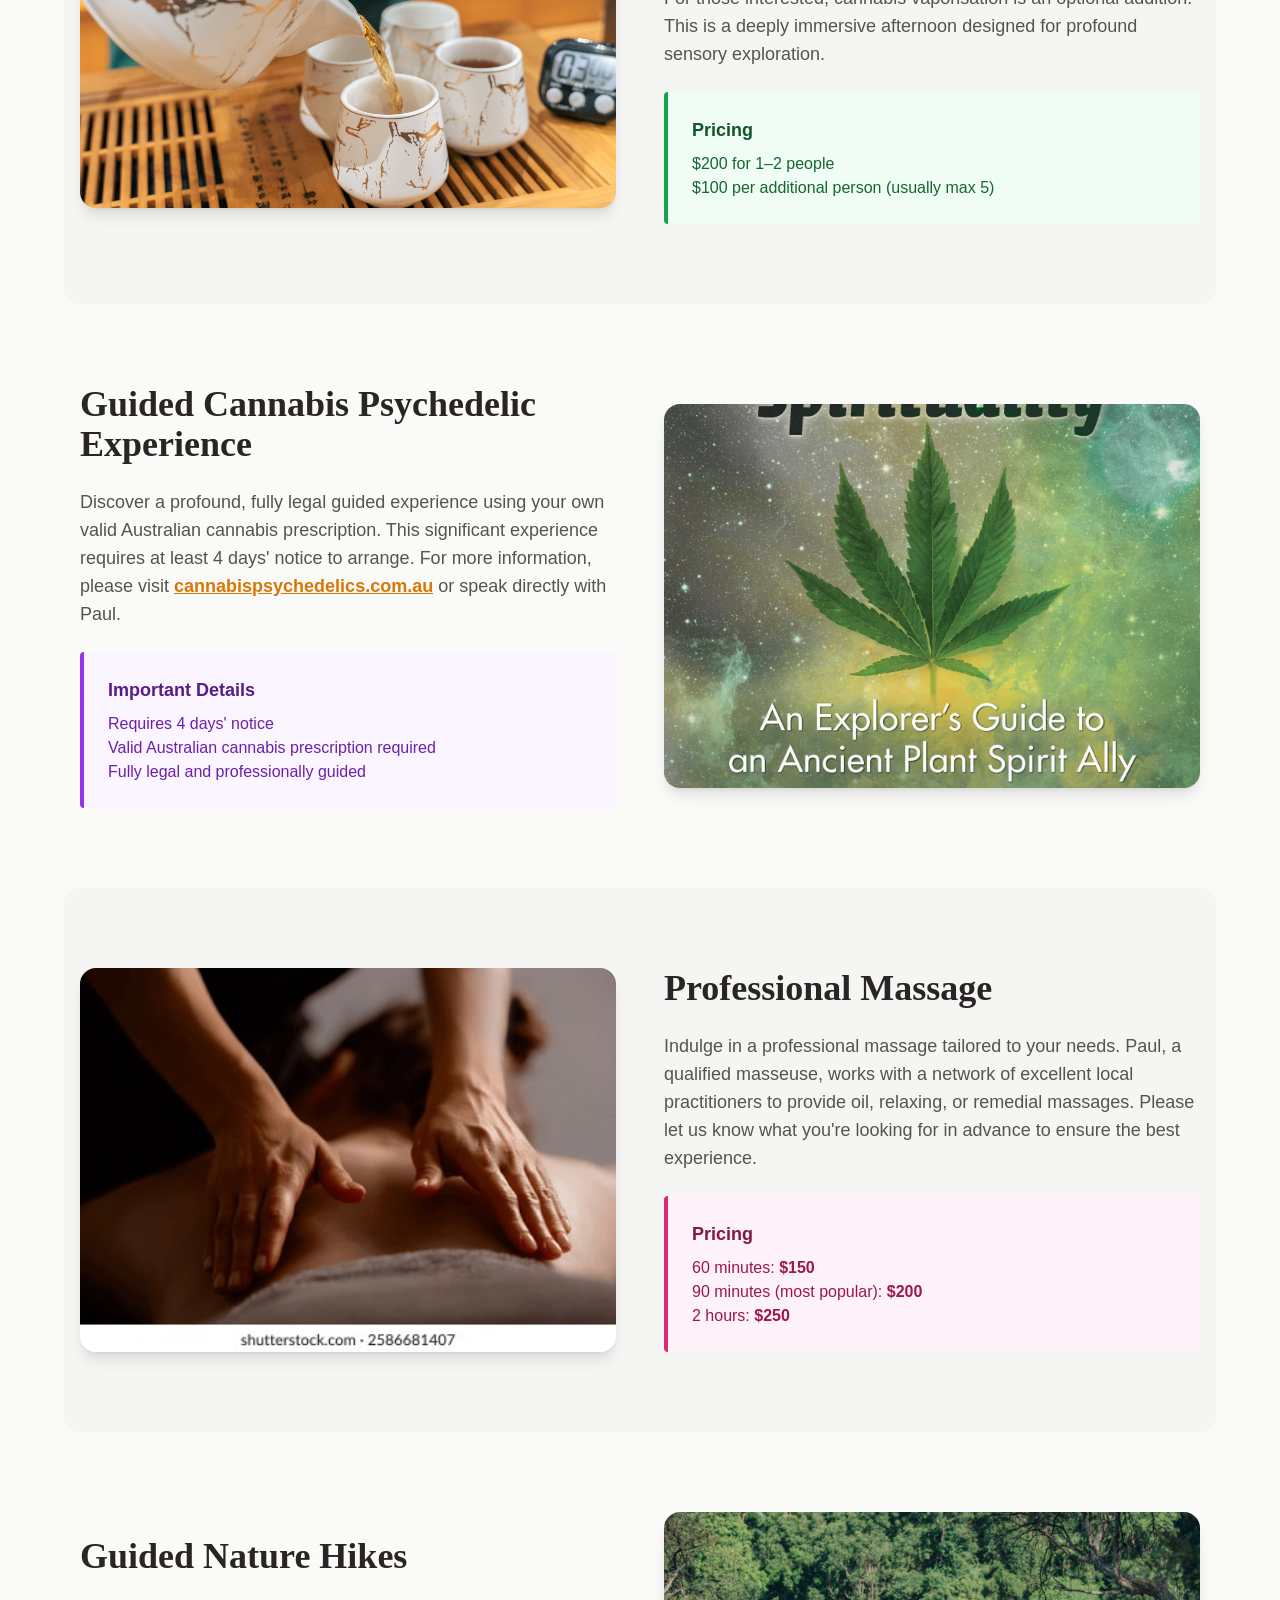
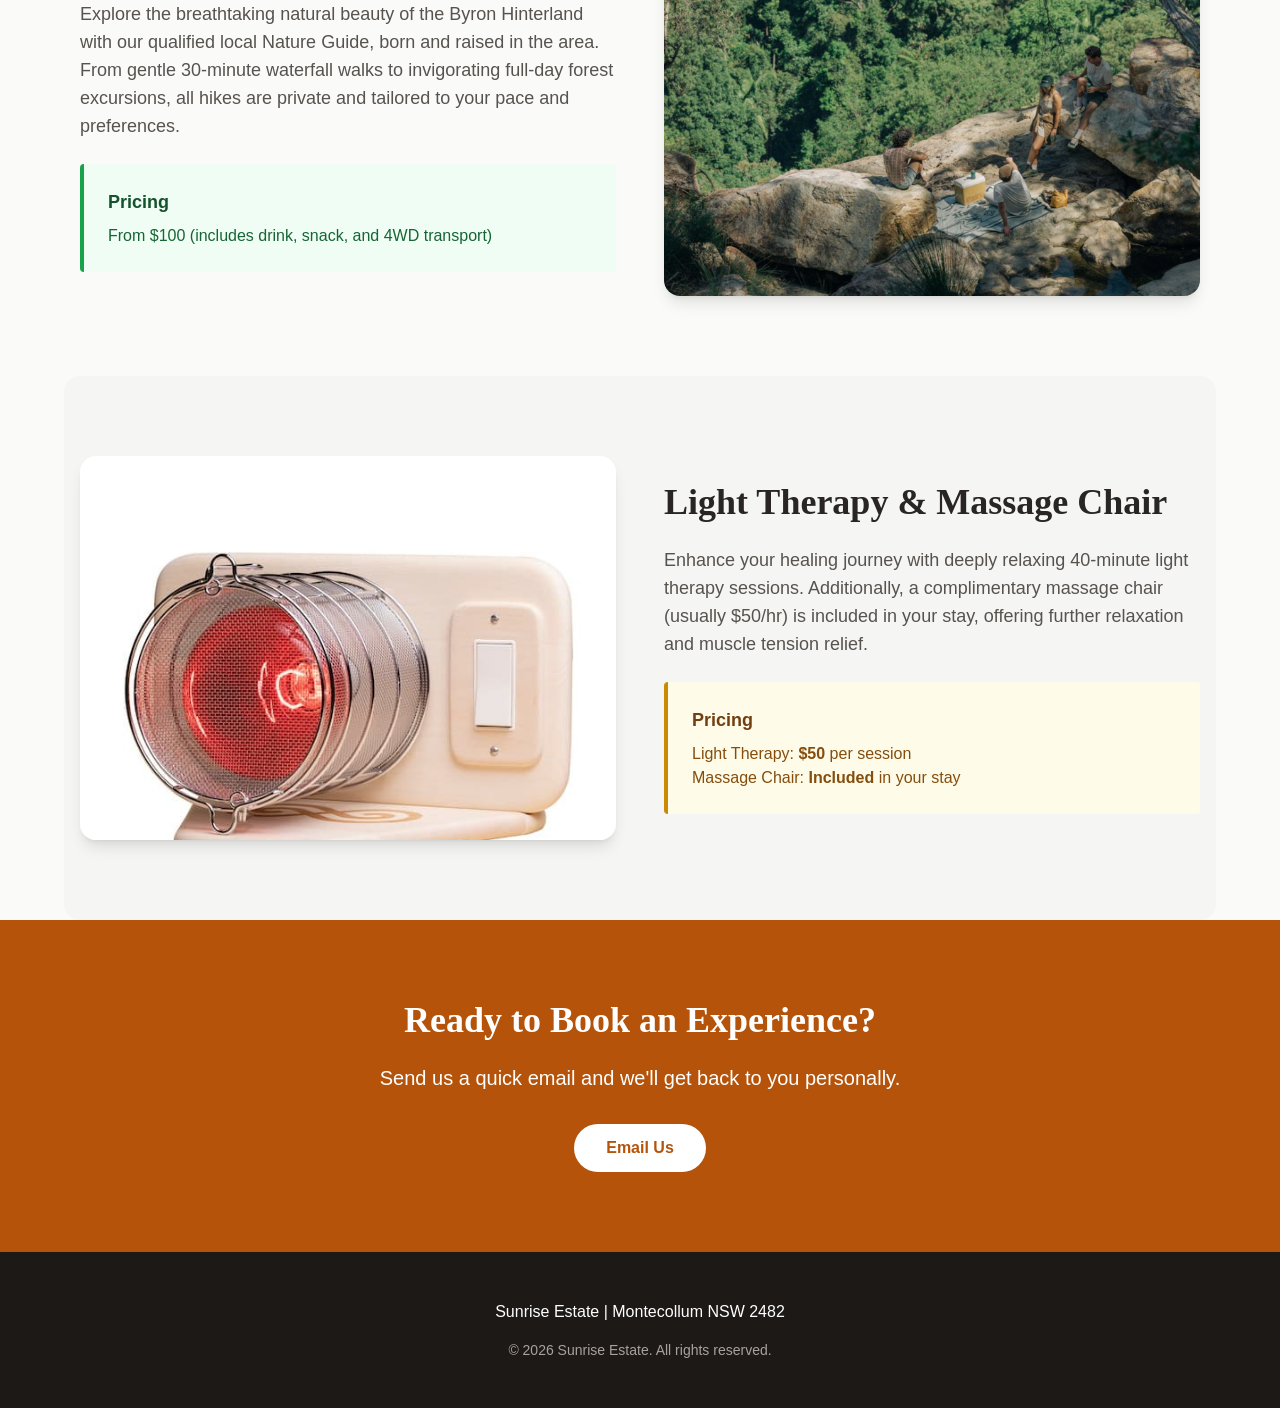
<file: experiences.html>
<!DOCTYPE html>
<html lang="en">
<head>
    <meta charset="UTF-8">
    <meta name="viewport" content="width=device-width, initial-scale=1.0">
    <title>Experiences | Sunrise Estate</title>
    <meta name="description" content="Healing experiences at Sunrise Estate: Australia's first vibro-acoustic sound bed, signature tea ceremony, guided cannabis experience, professional massage, guided nature hikes, and light therapy in the Byron Hinterland.">
    <meta name="robots" content="index, follow">
    <link rel="canonical" href="https://paulhemp.github.io/SunriseEstate/experiences.html">
    <!-- Security headers (meta-tag equivalents) -->
    <meta http-equiv="Content-Security-Policy" content="default-src 'self'; script-src 'self' 'unsafe-inline'; style-src 'self' 'unsafe-inline' https://fonts.googleapis.com; font-src 'self' https://fonts.gstatic.com; img-src 'self' data: https:; connect-src 'self'; base-uri 'self'; form-action 'self'; object-src 'none'; frame-src 'none';">
    <meta http-equiv="X-Content-Type-Options" content="nosniff">
    <meta name="referrer" content="strict-origin-when-cross-origin">
    <meta name="theme-color" content="#d97706">
    <!-- Favicon -->
    <link rel="icon" type="image/svg+xml" href="favicon.svg">
    <link rel="apple-touch-icon" href="favicon.svg">
    <meta property="og:type" content="website">
    <meta property="og:title" content="Experiences | Sunrise Estate">
    <meta property="og:description" content="Sound bed, tea ceremony, guided cannabis experience, massage, nature hikes and light therapy in Byron's hinterland.">
    <meta property="og:url" content="https://paulhemp.github.io/SunriseEstate/experiences.html">
    <meta property="og:image" content="https://paulhemp.github.io/SunriseEstate/assets/sound_bed.webp">
    <meta name="twitter:card" content="summary_large_image">
    <link rel="preconnect" href="https://fonts.googleapis.com">
    <link rel="preconnect" href="https://fonts.gstatic.com" crossorigin>
    <link href="https://fonts.googleapis.com/css2?family=Playfair+Display:wght@400;700&family=Inter:wght@300;400;600&display=swap" rel="stylesheet">
    <link rel="stylesheet" href="styles.css">
</head>
<body class="bg-stone-50 text-stone-800">

    <!-- Navigation -->
    <nav class="bg-white shadow-sm sticky top-0 z-50">
        <div class="max-w-6xl mx-auto px-4 py-4 flex justify-between items-center">
            <a href="index.html" class="text-2xl font-bold text-amber-700">Sunrise Estate</a>
            <div class="flex gap-6">
                <a href="index.html" class="text-stone-600 hover:text-amber-700 transition">Home</a>
                <a href="experiences.html" class="text-amber-700 font-semibold">Experiences</a>
                <a href="dining.html" class="text-stone-600 hover:text-amber-700 transition">Dining</a>
                <a href="beaches_walks.html" class="text-stone-600 hover:text-amber-700 transition">Beaches &amp; Walks</a>
            </div>
        </div>
    </nav>

    <!-- Hero Section -->
    <section class="bg-gradient-to-b from-amber-50 to-stone-50 py-16 px-4">
        <div class="max-w-4xl mx-auto text-center">
            <h1 class="text-5xl md:text-6xl font-bold mb-4">Healing Experiences</h1>
            <p class="text-xl text-stone-600">Discover transformative wellness practices designed to rejuvenate your mind, body, and spirit.</p>
        </div>
    </section>

    <!-- Vibro-Acoustic Sound Bed -->
    <section class="py-20 px-4 max-w-6xl mx-auto">
        <div class="grid grid-cols-1 md:grid-cols-2 gap-12 items-center mb-20">
            <div>
                <h2 class="text-4xl font-bold mb-6">Vibro-Acoustic Sound Bed</h2>
                <p class="text-lg text-stone-600 mb-4">Experience Australia's first vibro-acoustic therapeutic sound bed. Imagine lying on a specially engineered therapeutic bed as gentle, resonant low-frequency vibrations move through every cell of your body, while deeply healing sound frequencies wash over you. It's less like listening to music and more like becoming the music.</p>

                <h3 class="text-2xl font-bold mt-8 mb-4">What It Feels Like</h3>
                <p class="text-stone-600 mb-6">Most guests describe it as one of the most profoundly relaxing experiences of their lives. The vibrations work directly on the nervous system, melting away tension held deep in the body. Some experience vivid imagery, emotional release, or deep insights. Many simply describe it as the best rest they've had in years.</p>

                <h3 class="text-2xl font-bold mb-4">The Benefits</h3>
                <ul class="space-y-2 text-stone-600 mb-8">
                    <li class="flex gap-3"><span class="text-amber-600">✓</span> Deep stress and tension relief</li>
                    <li class="flex gap-3"><span class="text-amber-600">✓</span> Reduced muscle tension and physical discomfort</li>
                    <li class="flex gap-3"><span class="text-amber-600">✓</span> Improved sleep quality</li>
                    <li class="flex gap-3"><span class="text-amber-600">✓</span> Calm, clear-headed presence lasting for days</li>
                    <li class="flex gap-3"><span class="text-amber-600">✓</span> A truly unique, memorable experience</li>
                </ul>

                <div class="bg-amber-50 border-l-4 border-amber-600 p-6 rounded">
                    <p class="text-lg font-semibold text-amber-900 mb-2">Sessions &amp; Pricing</p>
                    <p class="text-amber-800">30-minute session: <span class="font-bold">$60</span></p>
                    <p class="text-amber-800">60-minute session: <span class="font-bold">$100</span></p>
                </div>
            </div>
            <div class="rounded-2xl h-96 overflow-hidden shadow-lg">
                <img src="assets/sound_bed.webp" alt="Vibro-Acoustic Sound Bed" class="w-full h-full object-cover" loading="lazy">
            </div>
        </div>
    </section>

    <!-- Tea Ceremony -->
    <section class="py-20 px-4 max-w-6xl mx-auto bg-stone-100 rounded-2xl">
        <div class="grid grid-cols-1 md:grid-cols-2 gap-12 items-center">
            <div class="rounded-2xl h-96 overflow-hidden shadow-lg order-2 md:order-1">
                <img src="assets/tea_ceremony.jpg" alt="Signature Tea Ceremony" class="w-full h-full object-cover" loading="lazy">
            </div>
            <div class="order-1 md:order-2">
                <h2 class="text-4xl font-bold mb-6">Signature Tea Ceremony</h2>
                <p class="text-lg text-stone-600 mb-6">Embark on our signature 4-hour immersive journey of the senses. Paul guides you through a unique experience featuring rare specialty teas (such as oolong and Pu'er), combined with a sound bed session, light therapy, and gong and didgeridoo immersion. For those interested, cannabis vaporisation is an optional addition. This is a deeply immersive afternoon designed for profound sensory exploration.</p>

                <div class="bg-green-50 border-l-4 border-green-600 p-6 rounded">
                    <p class="text-lg font-semibold text-green-900 mb-2">Pricing</p>
                    <p class="text-green-800">$200 for 1–2 people</p>
                    <p class="text-green-800">$100 per additional person (usually max 5)</p>
                </div>
            </div>
        </div>
    </section>

    <!-- Cannabis Experience -->
    <section class="py-20 px-4 max-w-6xl mx-auto">
        <div class="grid grid-cols-1 md:grid-cols-2 gap-12 items-center">
            <div>
                <h2 class="text-4xl font-bold mb-6">Guided Cannabis Psychedelic Experience</h2>
                <p class="text-lg text-stone-600 mb-6">Discover a profound, fully legal guided experience using your own valid Australian cannabis prescription. This significant experience requires at least 4 days' notice to arrange. For more information, please visit <a href="https://www.cannabispsychedelics.com.au" target="_blank" rel="noopener noreferrer" class="text-amber-600 hover:text-amber-700 underline font-semibold">cannabispsychedelics.com.au</a> or speak directly with Paul.</p>

                <div class="bg-purple-50 border-l-4 border-purple-600 p-6 rounded">
                    <p class="text-lg font-semibold text-purple-900 mb-2">Important Details</p>
                    <p class="text-purple-800">Requires 4 days' notice</p>
                    <p class="text-purple-800">Valid Australian cannabis prescription required</p>
                    <p class="text-purple-800">Fully legal and professionally guided</p>
                </div>
            </div>
            <div class="rounded-2xl h-96 overflow-hidden shadow-lg">
                <img src="assets/cannabis_experience.jpg" alt="Cannabis Psychedelic Experience" class="w-full h-full object-cover" loading="lazy">
            </div>
        </div>
    </section>

    <!-- Massage -->
    <section class="py-20 px-4 max-w-6xl mx-auto bg-stone-100 rounded-2xl">
        <div class="grid grid-cols-1 md:grid-cols-2 gap-12 items-center">
            <div class="rounded-2xl h-96 overflow-hidden shadow-lg order-2 md:order-1">
                <img src="assets/massage.jpg" alt="Professional Massage" class="w-full h-full object-cover" loading="lazy">
            </div>
            <div class="order-1 md:order-2">
                <h2 class="text-4xl font-bold mb-6">Professional Massage</h2>
                <p class="text-lg text-stone-600 mb-6">Indulge in a professional massage tailored to your needs. Paul, a qualified masseuse, works with a network of excellent local practitioners to provide oil, relaxing, or remedial massages. Please let us know what you're looking for in advance to ensure the best experience.</p>

                <div class="bg-pink-50 border-l-4 border-pink-600 p-6 rounded">
                    <p class="text-lg font-semibold text-pink-900 mb-2">Pricing</p>
                    <p class="text-pink-800">60 minutes: <span class="font-bold">$150</span></p>
                    <p class="text-pink-800">90 minutes (most popular): <span class="font-bold">$200</span></p>
                    <p class="text-pink-800">2 hours: <span class="font-bold">$250</span></p>
                </div>
            </div>
        </div>
    </section>

    <!-- Guided Nature Hikes -->
    <section class="py-20 px-4 max-w-6xl mx-auto">
        <div class="grid grid-cols-1 md:grid-cols-2 gap-12 items-center">
            <div>
                <h2 class="text-4xl font-bold mb-6">Guided Nature Hikes</h2>
                <p class="text-lg text-stone-600 mb-6">Explore the breathtaking natural beauty of the Byron Hinterland with our qualified local Nature Guide, born and raised in the area. From gentle 30-minute waterfall walks to invigorating full-day forest excursions, all hikes are private and tailored to your pace and preferences.</p>

                <div class="bg-green-50 border-l-4 border-green-600 p-6 rounded">
                    <p class="text-lg font-semibold text-green-900 mb-2">Pricing</p>
                    <p class="text-green-800">From $100 (includes drink, snack, and 4WD transport)</p>
                </div>
            </div>
            <div class="rounded-2xl h-96 overflow-hidden shadow-lg">
                <img src="assets/nature_hike.jpg" alt="Guided Nature Hikes" class="w-full h-full object-cover" loading="lazy">
            </div>
        </div>
    </section>

    <!-- Light Therapy & Massage Chair -->
    <section class="py-20 px-4 max-w-6xl mx-auto bg-stone-100 rounded-2xl">
        <div class="grid grid-cols-1 md:grid-cols-2 gap-12 items-center">
            <div class="rounded-2xl h-96 overflow-hidden shadow-lg order-2 md:order-1">
                <img src="assets/light_therapy.jpg" alt="Light Therapy" class="w-full h-full object-cover" loading="lazy">
            </div>
            <div class="order-1 md:order-2">
                <h2 class="text-4xl font-bold mb-6">Light Therapy &amp; Massage Chair</h2>
                <p class="text-lg text-stone-600 mb-6">Enhance your healing journey with deeply relaxing 40-minute light therapy sessions. Additionally, a complimentary massage chair (usually $50/hr) is included in your stay, offering further relaxation and muscle tension relief.</p>

                <div class="bg-yellow-50 border-l-4 border-yellow-600 p-6 rounded">
                    <p class="text-lg font-semibold text-yellow-900 mb-2">Pricing</p>
                    <p class="text-yellow-800">Light Therapy: <span class="font-bold">$50</span> per session</p>
                    <p class="text-yellow-800">Massage Chair: <span class="font-bold">Included</span> in your stay</p>
                </div>
            </div>
        </div>
    </section>

    <!-- CTA Section -->
    <section class="py-20 px-4 bg-amber-700 text-white text-center">
        <div class="max-w-4xl mx-auto">
            <h2 class="text-4xl font-bold mb-6">Ready to Book an Experience?</h2>
            <p class="text-xl mb-8">Send us a quick email and we'll get back to you personally.</p>
            <a href="#" class="email-btn inline-block bg-white text-amber-700 px-8 py-3 rounded-full font-semibold hover:bg-stone-100 transition" data-u="paulbenhaim" data-d="gmail.com" data-s="Sunrise Estate – Experience Enquiry">Email Us</a>
        </div>
    </section>

    <!-- Footer -->
    <footer class="py-12 bg-stone-900 text-white text-center">
        <div class="max-w-4xl mx-auto px-4">
            <p class="mb-4">Sunrise Estate | Montecollum NSW 2482</p>
            <p class="text-stone-400 text-sm">&copy; 2026 Sunrise Estate. All rights reserved.</p>
        </div>
    </footer>

    <!-- Sticky mobile email button -->
    <a href="#" class="email-btn md:hidden fixed bottom-5 right-5 z-50 bg-amber-600 hover:bg-amber-700 active:bg-amber-800 text-white shadow-xl rounded-full flex items-center justify-center transition" style="width:56px;height:56px" data-u="paulbenhaim" data-d="gmail.com" data-s="Sunrise Estate – Experience Enquiry" aria-label="Email Sunrise Estate">
        <svg xmlns="http://www.w3.org/2000/svg" fill="none" viewBox="0 0 24 24" stroke-width="2" stroke="currentColor" class="w-6 h-6" aria-hidden="true">
            <path stroke-linecap="round" stroke-linejoin="round" d="M21.75 6.75v10.5a2.25 2.25 0 01-2.25 2.25h-15a2.25 2.25 0 01-2.25-2.25V6.75m19.5 0A2.25 2.25 0 0019.5 4.5h-15a2.25 2.25 0 00-2.25 2.25m19.5 0v.243a2.25 2.25 0 01-1.07 1.916l-7.5 4.615a2.25 2.25 0 01-2.36 0L3.32 8.91a2.25 2.25 0 01-1.07-1.916V6.75"/>
        </svg>
    </a>

    <!-- Obfuscated mailto builder — external file keeps the email address out of plain page source -->
    <script src="assets/contact.js" defer></script>

</body>
</html>
</file>
<file: styles.css>
*,:after,:before{--tw-border-spacing-x:0;--tw-border-spacing-y:0;--tw-translate-x:0;--tw-translate-y:0;--tw-rotate:0;--tw-skew-x:0;--tw-skew-y:0;--tw-scale-x:1;--tw-scale-y:1;--tw-pan-x: ;--tw-pan-y: ;--tw-pinch-zoom: ;--tw-scroll-snap-strictness:proximity;--tw-gradient-from-position: ;--tw-gradient-via-position: ;--tw-gradient-to-position: ;--tw-ordinal: ;--tw-slashed-zero: ;--tw-numeric-figure: ;--tw-numeric-spacing: ;--tw-numeric-fraction: ;--tw-ring-inset: ;--tw-ring-offset-width:0px;--tw-ring-offset-color:#fff;--tw-ring-color:rgba(59,130,246,.5);--tw-ring-offset-shadow:0 0 #0000;--tw-ring-shadow:0 0 #0000;--tw-shadow:0 0 #0000;--tw-shadow-colored:0 0 #0000;--tw-blur: ;--tw-brightness: ;--tw-contrast: ;--tw-grayscale: ;--tw-hue-rotate: ;--tw-invert: ;--tw-saturate: ;--tw-sepia: ;--tw-drop-shadow: ;--tw-backdrop-blur: ;--tw-backdrop-brightness: ;--tw-backdrop-contrast: ;--tw-backdrop-grayscale: ;--tw-backdrop-hue-rotate: ;--tw-backdrop-invert: ;--tw-backdrop-opacity: ;--tw-backdrop-saturate: ;--tw-backdrop-sepia: ;--tw-contain-size: ;--tw-contain-layout: ;--tw-contain-paint: ;--tw-contain-style: }::backdrop{--tw-border-spacing-x:0;--tw-border-spacing-y:0;--tw-translate-x:0;--tw-translate-y:0;--tw-rotate:0;--tw-skew-x:0;--tw-skew-y:0;--tw-scale-x:1;--tw-scale-y:1;--tw-pan-x: ;--tw-pan-y: ;--tw-pinch-zoom: ;--tw-scroll-snap-strictness:proximity;--tw-gradient-from-position: ;--tw-gradient-via-position: ;--tw-gradient-to-position: ;--tw-ordinal: ;--tw-slashed-zero: ;--tw-numeric-figure: ;--tw-numeric-spacing: ;--tw-numeric-fraction: ;--tw-ring-inset: ;--tw-ring-offset-width:0px;--tw-ring-offset-color:#fff;--tw-ring-color:rgba(59,130,246,.5);--tw-ring-offset-shadow:0 0 #0000;--tw-ring-shadow:0 0 #0000;--tw-shadow:0 0 #0000;--tw-shadow-colored:0 0 #0000;--tw-blur: ;--tw-brightness: ;--tw-contrast: ;--tw-grayscale: ;--tw-hue-rotate: ;--tw-invert: ;--tw-saturate: ;--tw-sepia: ;--tw-drop-shadow: ;--tw-backdrop-blur: ;--tw-backdrop-brightness: ;--tw-backdrop-contrast: ;--tw-backdrop-grayscale: ;--tw-backdrop-hue-rotate: ;--tw-backdrop-invert: ;--tw-backdrop-opacity: ;--tw-backdrop-saturate: ;--tw-backdrop-sepia: ;--tw-contain-size: ;--tw-contain-layout: ;--tw-contain-paint: ;--tw-contain-style: }/*! tailwindcss v3.4.13 | MIT License | https://tailwindcss.com*/*,:after,:before{box-sizing:border-box;border:0 solid #e5e7eb}:after,:before{--tw-content:""}:host,html{line-height:1.5;-webkit-text-size-adjust:100%;-moz-tab-size:4;-o-tab-size:4;tab-size:4;font-family:ui-sans-serif,system-ui,sans-serif,Apple Color Emoji,Segoe UI Emoji,Segoe UI Symbol,Noto Color Emoji;font-feature-settings:normal;font-variation-settings:normal;-webkit-tap-highlight-color:transparent}body{margin:0;line-height:inherit}hr{height:0;color:inherit;border-top-width:1px}abbr:where([title]){-webkit-text-decoration:underline dotted;text-decoration:underline dotted}h1,h2,h3,h4,h5,h6{font-size:inherit;font-weight:inherit}a{color:inherit;text-decoration:inherit}b,strong{font-weight:bolder}code,kbd,pre,samp{font-family:ui-monospace,SFMono-Regular,Menlo,Monaco,Consolas,Liberation Mono,Courier New,monospace;font-feature-settings:normal;font-variation-settings:normal;font-size:1em}small{font-size:80%}sub,sup{font-size:75%;line-height:0;position:relative;vertical-align:baseline}sub{bottom:-.25em}sup{top:-.5em}table{text-indent:0;border-color:inherit;border-collapse:collapse}button,input,optgroup,select,textarea{font-family:inherit;font-feature-settings:inherit;font-variation-settings:inherit;font-size:100%;font-weight:inherit;line-height:inherit;letter-spacing:inherit;color:inherit;margin:0;padding:0}button,select{text-transform:none}button,input:where([type=button]),input:where([type=reset]),input:where([type=submit]){-webkit-appearance:button;background-color:transparent;background-image:none}:-moz-focusring{outline:auto}:-moz-ui-invalid{box-shadow:none}progress{vertical-align:baseline}::-webkit-inner-spin-button,::-webkit-outer-spin-button{height:auto}[type=search]{-webkit-appearance:textfield;outline-offset:-2px}::-webkit-search-decoration{-webkit-appearance:none}::-webkit-file-upload-button{-webkit-appearance:button;font:inherit}summary{display:list-item}blockquote,dd,dl,figure,h1,h2,h3,h4,h5,h6,hr,p,pre{margin:0}fieldset{margin:0}fieldset,legend{padding:0}menu,ol,ul{list-style:none;margin:0;padding:0}dialog{padding:0}textarea{resize:vertical}input::-moz-placeholder,textarea::-moz-placeholder{opacity:1;color:#9ca3af}input::placeholder,textarea::placeholder{opacity:1;color:#9ca3af}[role=button],button{cursor:pointer}:disabled{cursor:default}audio,canvas,embed,iframe,img,object,svg,video{display:block;vertical-align:middle}img,video{max-width:100%;height:auto}[hidden]{display:none}.visible{visibility:visible}.fixed{position:fixed}.relative{position:relative}.sticky{position:sticky}.bottom-5{bottom:1.25rem}.right-5{right:1.25rem}.top-0{top:0}.z-50{z-index:50}.order-1{order:1}.order-2{order:2}.mx-auto{margin-left:auto;margin-right:auto}.mb-1{margin-bottom:.25rem}.mb-10{margin-bottom:2.5rem}.mb-12{margin-bottom:3rem}.mb-14{margin-bottom:3.5rem}.mb-16{margin-bottom:4rem}.mb-2{margin-bottom:.5rem}.mb-20{margin-bottom:5rem}.mb-3{margin-bottom:.75rem}.mb-4{margin-bottom:1rem}.mb-6{margin-bottom:1.5rem}.mb-8{margin-bottom:2rem}.mr-2{margin-right:.5rem}.mt-12{margin-top:3rem}.mt-8{margin-top:2rem}.inline-block{display:inline-block}.flex{display:flex}.table{display:table}.grid{display:grid}.hidden{display:none}.h-48{height:12rem}.h-6{height:1.5rem}.h-96{height:24rem}.h-full{height:100%}.min-h-\[85vh\]{min-height:85vh}.w-6{width:1.5rem}.w-full{width:100%}.max-w-2xl{max-width:42rem}.max-w-3xl{max-width:48rem}.max-w-4xl{max-width:56rem}.max-w-6xl{max-width:72rem}.grid-cols-1{grid-template-columns:repeat(1,minmax(0,1fr))}.grid-cols-2{grid-template-columns:repeat(2,minmax(0,1fr))}.flex-col{flex-direction:column}.items-start{align-items:flex-start}.items-center{align-items:center}.justify-center{justify-content:center}.justify-between{justify-content:space-between}.gap-12{gap:3rem}.gap-3{gap:.75rem}.gap-4{gap:1rem}.gap-6{gap:1.5rem}.gap-8{gap:2rem}.space-y-2>:not([hidden])~:not([hidden]){--tw-space-y-reverse:0;margin-top:calc(.5rem*(1 - var(--tw-space-y-reverse)));margin-bottom:calc(.5rem*var(--tw-space-y-reverse))}.space-y-4>:not([hidden])~:not([hidden]){--tw-space-y-reverse:0;margin-top:calc(1rem*(1 - var(--tw-space-y-reverse)));margin-bottom:calc(1rem*var(--tw-space-y-reverse))}.space-y-8>:not([hidden])~:not([hidden]){--tw-space-y-reverse:0;margin-top:calc(2rem*(1 - var(--tw-space-y-reverse)));margin-bottom:calc(2rem*var(--tw-space-y-reverse))}.overflow-hidden{overflow:hidden}.whitespace-nowrap{white-space:nowrap}.rounded{border-radius:.25rem}.rounded-2xl{border-radius:1rem}.rounded-full{border-radius:9999px}.rounded-lg{border-radius:.5rem}.border{border-width:1px}.border-b{border-bottom-width:1px}.border-l-4{border-left-width:4px}.border-t{border-top-width:1px}.border-amber-200{--tw-border-opacity:1;border-color:rgb(253 230 138/var(--tw-border-opacity))}.border-amber-600{--tw-border-opacity:1;border-color:rgb(217 119 6/var(--tw-border-opacity))}.border-amber-700{--tw-border-opacity:1;border-color:rgb(180 83 9/var(--tw-border-opacity))}.border-blue-200{--tw-border-opacity:1;border-color:rgb(191 219 254/var(--tw-border-opacity))}.border-green-200{--tw-border-opacity:1;border-color:rgb(187 247 208/var(--tw-border-opacity))}.border-green-600{--tw-border-opacity:1;border-color:rgb(22 163 74/var(--tw-border-opacity))}.border-pink-600{--tw-border-opacity:1;border-color:rgb(219 39 119/var(--tw-border-opacity))}.border-purple-600{--tw-border-opacity:1;border-color:rgb(147 51 234/var(--tw-border-opacity))}.border-stone-200{--tw-border-opacity:1;border-color:rgb(231 229 228/var(--tw-border-opacity))}.border-stone-800{--tw-border-opacity:1;border-color:rgb(41 37 36/var(--tw-border-opacity))}.border-white\/50{border-color:hsla(0,0%,100%,.5)}.border-yellow-600{--tw-border-opacity:1;border-color:rgb(202 138 4/var(--tw-border-opacity))}.bg-amber-50{--tw-bg-opacity:1;background-color:rgb(255 251 235/var(--tw-bg-opacity))}.bg-amber-600{--tw-bg-opacity:1;background-color:rgb(217 119 6/var(--tw-bg-opacity))}.bg-amber-700{--tw-bg-opacity:1;background-color:rgb(180 83 9/var(--tw-bg-opacity))}.bg-blue-50{--tw-bg-opacity:1;background-color:rgb(239 246 255/var(--tw-bg-opacity))}.bg-blue-700{--tw-bg-opacity:1;background-color:rgb(29 78 216/var(--tw-bg-opacity))}.bg-emerald-50{--tw-bg-opacity:1;background-color:rgb(236 253 245/var(--tw-bg-opacity))}.bg-green-50{--tw-bg-opacity:1;background-color:rgb(240 253 244/var(--tw-bg-opacity))}.bg-pink-50{--tw-bg-opacity:1;background-color:rgb(253 242 248/var(--tw-bg-opacity))}.bg-purple-50{--tw-bg-opacity:1;background-color:rgb(250 245 255/var(--tw-bg-opacity))}.bg-sky-50{--tw-bg-opacity:1;background-color:rgb(240 249 255/var(--tw-bg-opacity))}.bg-stone-100{--tw-bg-opacity:1;background-color:rgb(245 245 244/var(--tw-bg-opacity))}.bg-stone-50{--tw-bg-opacity:1;background-color:rgb(250 250 249/var(--tw-bg-opacity))}.bg-stone-800{--tw-bg-opacity:1;background-color:rgb(41 37 36/var(--tw-bg-opacity))}.bg-stone-900{--tw-bg-opacity:1;background-color:rgb(28 25 23/var(--tw-bg-opacity))}.bg-white{--tw-bg-opacity:1;background-color:rgb(255 255 255/var(--tw-bg-opacity))}.bg-white\/20{background-color:hsla(0,0%,100%,.2)}.bg-yellow-50{--tw-bg-opacity:1;background-color:rgb(254 252 232/var(--tw-bg-opacity))}.bg-gradient-to-b{background-image:linear-gradient(to bottom,var(--tw-gradient-stops))}.from-amber-50{--tw-gradient-from:#fffbeb var(--tw-gradient-from-position);--tw-gradient-to:rgba(255,251,235,0) var(--tw-gradient-to-position);--tw-gradient-stops:var(--tw-gradient-from),var(--tw-gradient-to)}.from-blue-50{--tw-gradient-from:#eff6ff var(--tw-gradient-from-position);--tw-gradient-to:rgba(239,246,255,0) var(--tw-gradient-to-position);--tw-gradient-stops:var(--tw-gradient-from),var(--tw-gradient-to)}.to-stone-50{--tw-gradient-to:#fafaf9 var(--tw-gradient-to-position)}.object-cover{-o-object-fit:cover;object-fit:cover}.p-6{padding:1.5rem}.p-8{padding:2rem}.px-10{padding-left:2.5rem;padding-right:2.5rem}.px-3{padding-left:.75rem;padding-right:.75rem}.px-4{padding-left:1rem;padding-right:1rem}.px-6{padding-left:1.5rem;padding-right:1.5rem}.px-8{padding-left:2rem;padding-right:2rem}.py-1{padding-top:.25rem;padding-bottom:.25rem}.py-12{padding-top:3rem;padding-bottom:3rem}.py-16{padding-top:4rem;padding-bottom:4rem}.py-2{padding-top:.5rem;padding-bottom:.5rem}.py-20{padding-top:5rem;padding-bottom:5rem}.py-24{padding-top:6rem;padding-bottom:6rem}.py-3{padding-top:.75rem;padding-bottom:.75rem}.py-4{padding-top:1rem}.pb-4,.py-4{padding-bottom:1rem}.pl-4{padding-left:1rem}.pt-12{padding-top:3rem}.text-center{text-align:center}.text-2xl{font-size:1.5rem;line-height:2rem}.text-3xl{font-size:1.875rem;line-height:2.25rem}.text-4xl{font-size:2.25rem;line-height:2.5rem}.text-5xl{font-size:3rem;line-height:1}.text-lg{font-size:1.125rem;line-height:1.75rem}.text-sm{font-size:.875rem;line-height:1.25rem}.text-xl{font-size:1.25rem;line-height:1.75rem}.text-xs{font-size:.75rem;line-height:1rem}.font-bold{font-weight:700}.font-light{font-weight:300}.font-semibold{font-weight:600}.italic{font-style:italic}.leading-relaxed{line-height:1.625}.text-amber-400{--tw-text-opacity:1;color:rgb(251 191 36/var(--tw-text-opacity))}.text-amber-600{--tw-text-opacity:1;color:rgb(217 119 6/var(--tw-text-opacity))}.text-amber-700{--tw-text-opacity:1;color:rgb(180 83 9/var(--tw-text-opacity))}.text-amber-800{--tw-text-opacity:1;color:rgb(146 64 14/var(--tw-text-opacity))}.text-amber-900{--tw-text-opacity:1;color:rgb(120 53 15/var(--tw-text-opacity))}.text-blue-700{--tw-text-opacity:1;color:rgb(29 78 216/var(--tw-text-opacity))}.text-emerald-700{--tw-text-opacity:1;color:rgb(4 120 87/var(--tw-text-opacity))}.text-green-700{--tw-text-opacity:1;color:rgb(21 128 61/var(--tw-text-opacity))}.text-green-800{--tw-text-opacity:1;color:rgb(22 101 52/var(--tw-text-opacity))}.text-green-900{--tw-text-opacity:1;color:rgb(20 83 45/var(--tw-text-opacity))}.text-pink-800{--tw-text-opacity:1;color:rgb(157 23 77/var(--tw-text-opacity))}.text-pink-900{--tw-text-opacity:1;color:rgb(131 24 67/var(--tw-text-opacity))}.text-purple-800{--tw-text-opacity:1;color:rgb(107 33 168/var(--tw-text-opacity))}.text-purple-900{--tw-text-opacity:1;color:rgb(88 28 135/var(--tw-text-opacity))}.text-sky-700{--tw-text-opacity:1;color:rgb(3 105 161/var(--tw-text-opacity))}.text-stone-400{--tw-text-opacity:1;color:rgb(168 162 158/var(--tw-text-opacity))}.text-stone-500{--tw-text-opacity:1;color:rgb(120 113 108/var(--tw-text-opacity))}.text-stone-600{--tw-text-opacity:1;color:rgb(87 83 78/var(--tw-text-opacity))}.text-stone-700{--tw-text-opacity:1;color:rgb(68 64 60/var(--tw-text-opacity))}.text-stone-800{--tw-text-opacity:1;color:rgb(41 37 36/var(--tw-text-opacity))}.text-white{--tw-text-opacity:1;color:rgb(255 255 255/var(--tw-text-opacity))}.text-yellow-800{--tw-text-opacity:1;color:rgb(133 77 14/var(--tw-text-opacity))}.text-yellow-900{--tw-text-opacity:1;color:rgb(113 63 18/var(--tw-text-opacity))}.underline{text-decoration-line:underline}.shadow-lg{--tw-shadow:0 10px 15px -3px rgba(0,0,0,.1),0 4px 6px -4px rgba(0,0,0,.1);--tw-shadow-colored:0 10px 15px -3px var(--tw-shadow-color),0 4px 6px -4px var(--tw-shadow-color)}.shadow-lg,.shadow-sm{box-shadow:var(--tw-ring-offset-shadow,0 0 #0000),var(--tw-ring-shadow,0 0 #0000),var(--tw-shadow)}.shadow-sm{--tw-shadow:0 1px 2px 0 rgba(0,0,0,.05);--tw-shadow-colored:0 1px 2px 0 var(--tw-shadow-color)}.shadow-xl{--tw-shadow:0 20px 25px -5px rgba(0,0,0,.1),0 8px 10px -6px rgba(0,0,0,.1);--tw-shadow-colored:0 20px 25px -5px var(--tw-shadow-color),0 8px 10px -6px var(--tw-shadow-color);box-shadow:var(--tw-ring-offset-shadow,0 0 #0000),var(--tw-ring-shadow,0 0 #0000),var(--tw-shadow)}.backdrop-blur-md{--tw-backdrop-blur:blur(12px);-webkit-backdrop-filter:var(--tw-backdrop-blur) var(--tw-backdrop-brightness) var(--tw-backdrop-contrast) var(--tw-backdrop-grayscale) var(--tw-backdrop-hue-rotate) var(--tw-backdrop-invert) var(--tw-backdrop-opacity) var(--tw-backdrop-saturate) var(--tw-backdrop-sepia);backdrop-filter:var(--tw-backdrop-blur) var(--tw-backdrop-brightness) var(--tw-backdrop-contrast) var(--tw-backdrop-grayscale) var(--tw-backdrop-hue-rotate) var(--tw-backdrop-invert) var(--tw-backdrop-opacity) var(--tw-backdrop-saturate) var(--tw-backdrop-sepia)}.transition{transition-property:color,background-color,border-color,text-decoration-color,fill,stroke,opacity,box-shadow,transform,filter,-webkit-backdrop-filter;transition-property:color,background-color,border-color,text-decoration-color,fill,stroke,opacity,box-shadow,transform,filter,backdrop-filter;transition-property:color,background-color,border-color,text-decoration-color,fill,stroke,opacity,box-shadow,transform,filter,backdrop-filter,-webkit-backdrop-filter;transition-timing-function:cubic-bezier(.4,0,.2,1);transition-duration:.15s}.duration-300{transition-duration:.3s}body{font-family:Inter,sans-serif}h1,h2,h3{font-family:Playfair Display,serif}.hero-bg{background-image:linear-gradient(rgba(0,0,0,.4),rgba(0,0,0,.4)),url(assets/hero_pool_house.webp);background-size:cover;background-position:50%}.hover\:bg-amber-700:hover{--tw-bg-opacity:1;background-color:rgb(180 83 9/var(--tw-bg-opacity))}.hover\:bg-stone-100:hover{--tw-bg-opacity:1;background-color:rgb(245 245 244/var(--tw-bg-opacity))}.hover\:bg-white\/30:hover{background-color:hsla(0,0%,100%,.3)}.hover\:text-amber-700:hover{--tw-text-opacity:1;color:rgb(180 83 9/var(--tw-text-opacity))}.hover\:text-white:hover{--tw-text-opacity:1;color:rgb(255 255 255/var(--tw-text-opacity))}.hover\:shadow-md:hover{--tw-shadow:0 4px 6px -1px rgba(0,0,0,.1),0 2px 4px -2px rgba(0,0,0,.1);--tw-shadow-colored:0 4px 6px -1px var(--tw-shadow-color),0 2px 4px -2px var(--tw-shadow-color);box-shadow:var(--tw-ring-offset-shadow,0 0 #0000),var(--tw-ring-shadow,0 0 #0000),var(--tw-shadow)}.active\:bg-amber-800:active{--tw-bg-opacity:1;background-color:rgb(146 64 14/var(--tw-bg-opacity))}@media (min-width:768px){.md\:order-1{order:1}.md\:order-2{order:2}.md\:col-span-2{grid-column:span 2/span 2}.md\:hidden{display:none}.md\:w-1\/2{width:50%}.md\:grid-cols-2{grid-template-columns:repeat(2,minmax(0,1fr))}.md\:grid-cols-3{grid-template-columns:repeat(3,minmax(0,1fr))}.md\:grid-cols-4{grid-template-columns:repeat(4,minmax(0,1fr))}.md\:flex-row{flex-direction:row}.md\:text-2xl{font-size:1.5rem;line-height:2rem}.md\:text-4xl{font-size:2.25rem;line-height:2.5rem}.md\:text-6xl{font-size:3.75rem;line-height:1}.md\:text-7xl{font-size:4.5rem;line-height:1}.md\:text-base{font-size:1rem;line-height:1.5rem}}@media (min-width:1024px){.lg\:grid-cols-3{grid-template-columns:repeat(3,minmax(0,1fr))}}
</file>
